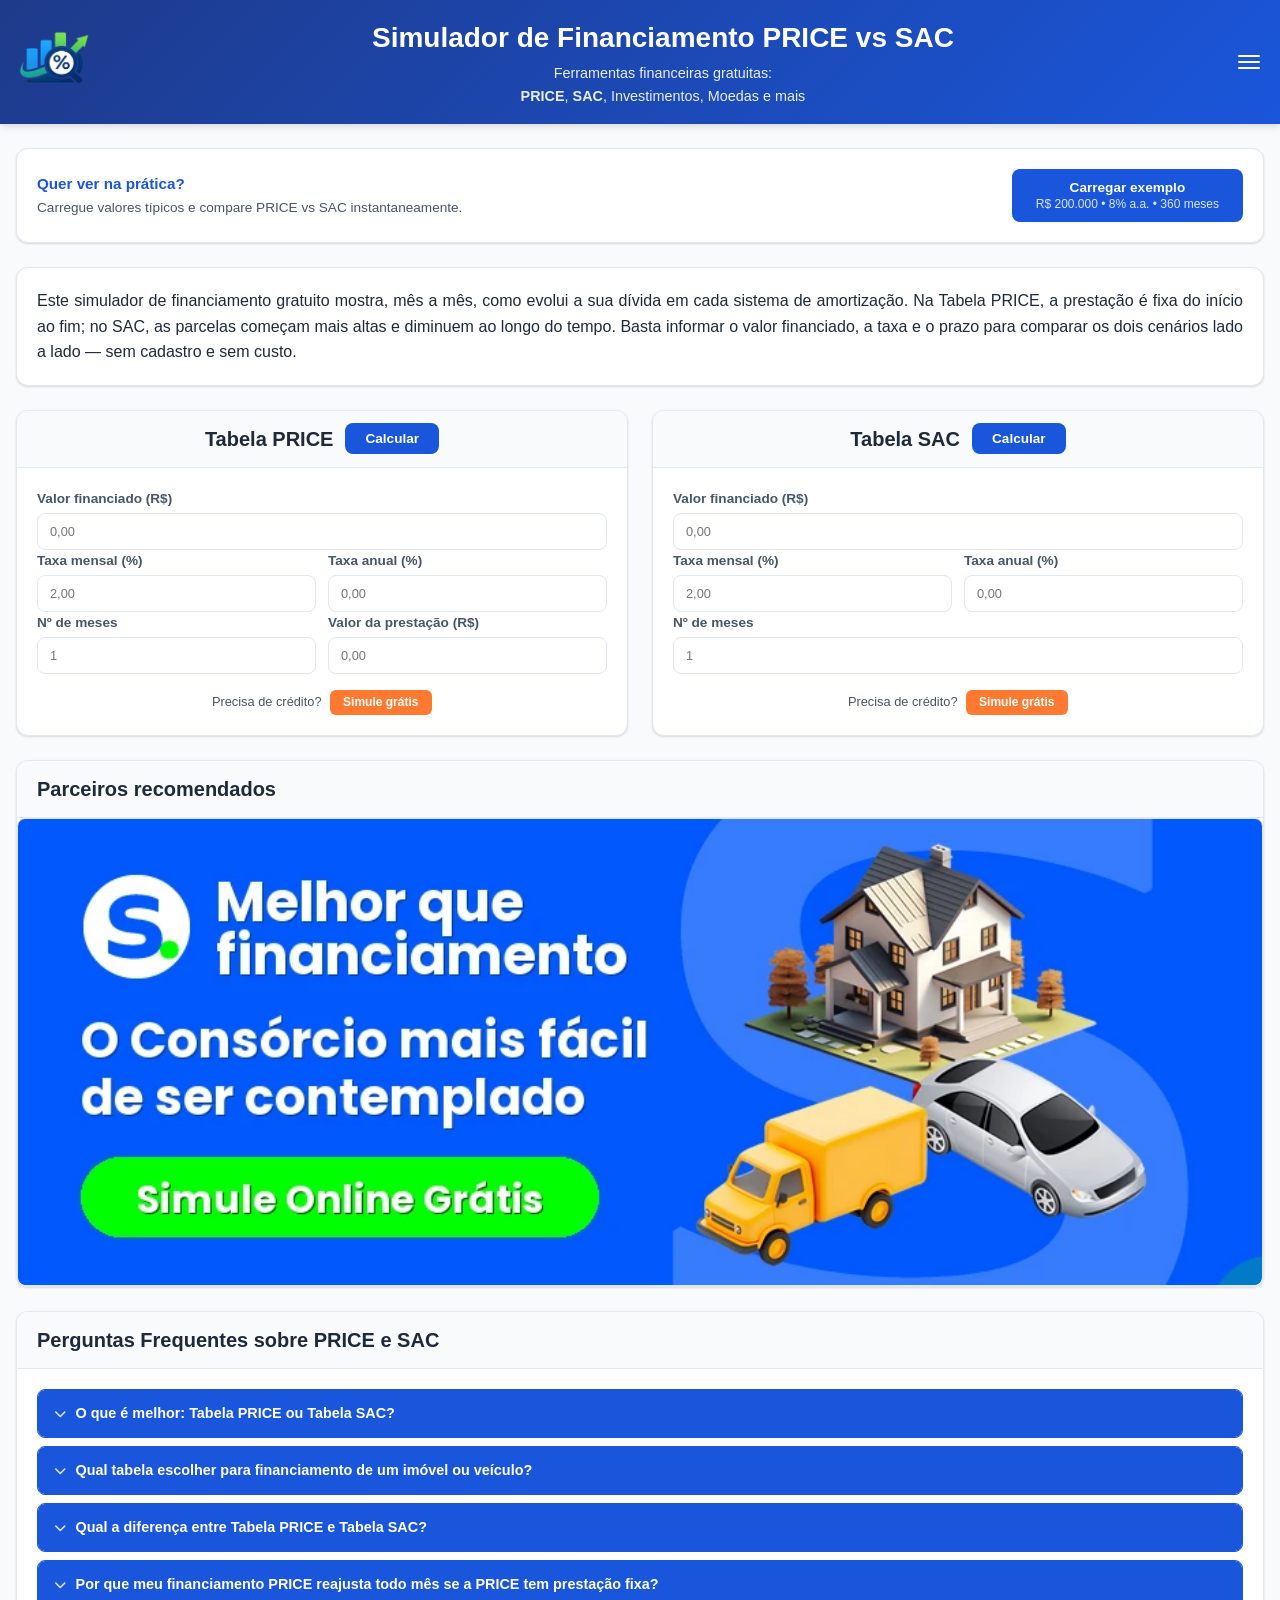
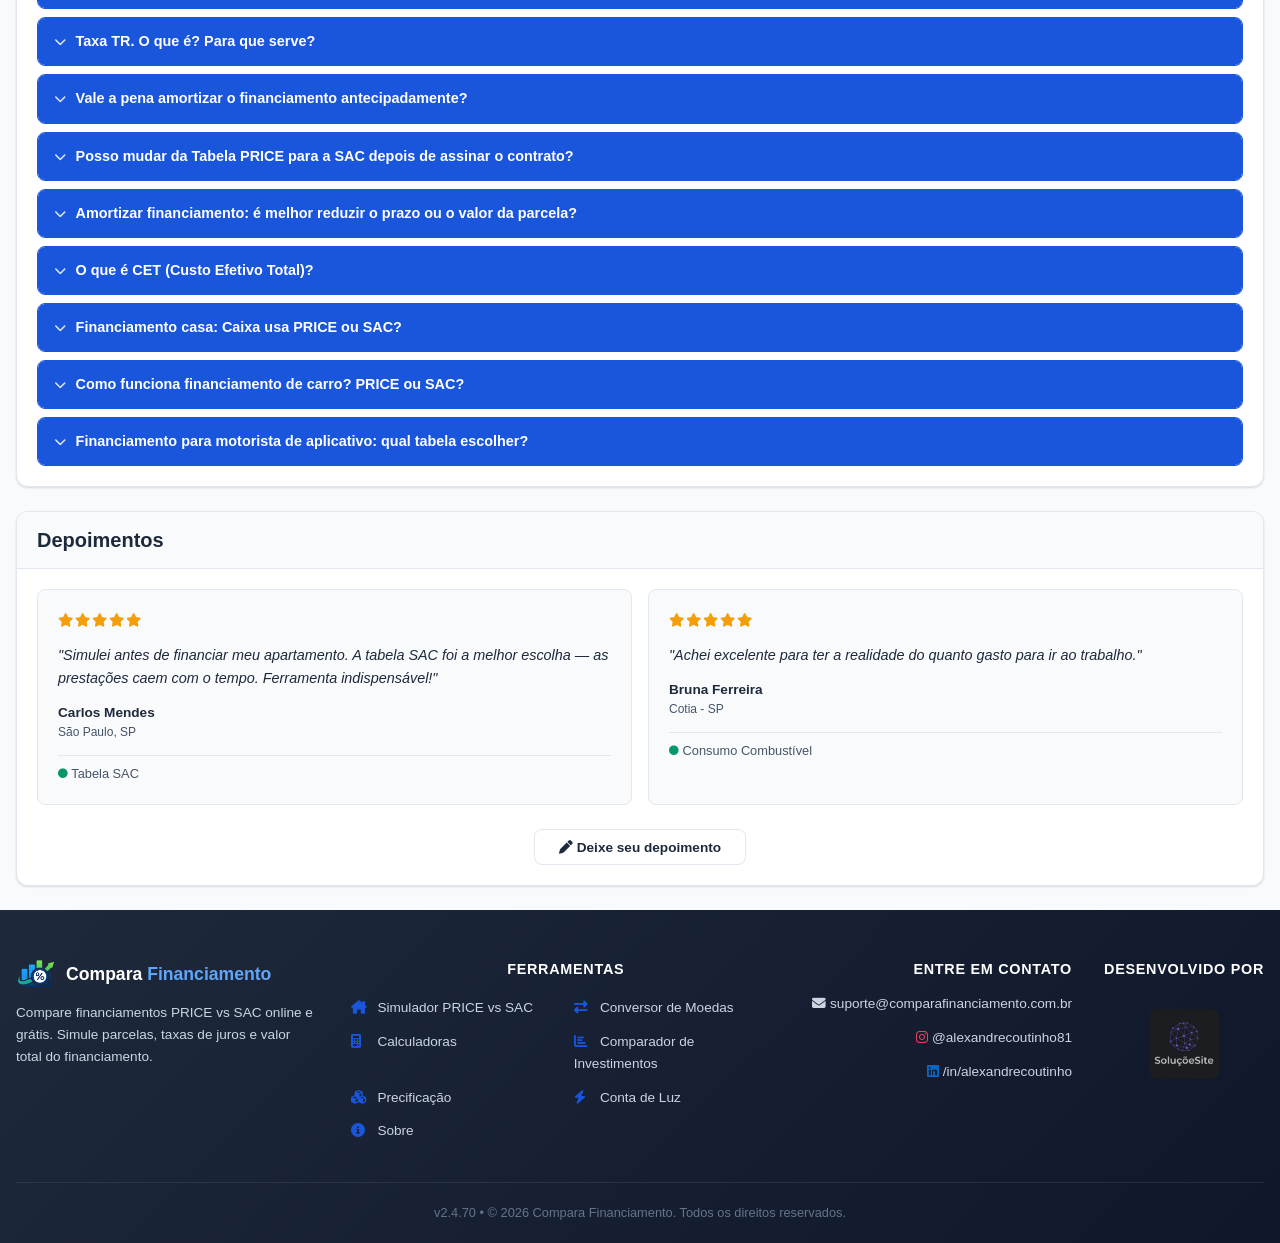
<file: index.html>
<!DOCTYPE html>
<html lang="pt-BR">
<head>
  <meta charset="UTF-8">
  <meta name="viewport" content="width=device-width, initial-scale=1.0">
  <title>Simulador de Financiamento — PRICE vs SAC Grátis</title>
  <meta name="description" content="Simulador de financiamento gratuito. Compare Tabela PRICE vs SAC para casa (Caixa) ou carro. Calcule juros compostos, correção monetária, porcentagem e mais.">
  <meta name="keywords" content="simulador financiamento, calcular financiamento, Tabela PRICE, Tabela SAC, financiamento casa, financiamento carro, Caixa, simulador PRICE SAC, calculadora financeira">
  <meta name="robots" content="index, follow">
  <link rel="canonical" href="https://comparafinanciamento.com.br/">
  <link rel="icon" type="image/png" sizes="48x48" href="img/favicon-48x48.png">
  <link rel="icon" type="image/x-icon" href="favicon.ico">
  <link rel="apple-touch-icon" sizes="180x180" href="img/apple-touch-icon.png">
  <link rel="manifest" href="img/site.webmanifest">

  <meta property="og:title" content="Simulador de Financiamento — PRICE vs SAC Grátis">
  <meta property="og:description" content="Simulador de financiamento gratuito. Compare Tabela PRICE vs SAC para casa (Caixa) ou carro. Calcule juros compostos, correção monetária, porcentagem e mais.">
  <meta property="og:url" content="https://comparafinanciamento.com.br/">
  <meta property="og:type" content="website">
  <meta property="og:locale" content="pt_BR">
  <meta property="og:image" content="https://comparafinanciamento.com.br/img/logo.png">
  <meta property="og:image:alt" content="Simulador de Financiamento PRICE vs SAC Grátis — Compara Financiamento">

  <meta name="twitter:card" content="summary">
  <meta name="twitter:title" content="Simulador de Financiamento — PRICE vs SAC Grátis">
  <meta name="twitter:description" content="Simulador de financiamento gratuito. Compare Tabela PRICE vs SAC para casa (Caixa) ou carro. Calcule juros compostos, correção monetária, porcentagem e mais.">

  <script type="application/ld+json">
  {
    "@context": "https://schema.org",
    "@type": "FAQPage",
    "mainEntity": [
      {
        "@type": "Question",
        "name": "O que é melhor: Tabela PRICE ou Tabela SAC?",
        "acceptedAnswer": {
          "@type": "Answer",
          "text": "Depende do seu perfil. A Tabela PRICE tem prestações fixas do início ao fim, ideal para quem planeja o orçamento com previsibilidade. A Tabela SAC começa com prestações mais altas que diminuem com o tempo, ideal para quem espera aumento de renda ou quer pagar menos juros totais. No final, a SAC quase sempre resulta em menos juros pagos."
        }
      },
      {
        "@type": "Question",
        "name": "Qual tabela escolher para financiamento de um imóvel ou veículo?",
        "acceptedAnswer": {
          "@type": "Answer",
          "text": "A maioria dos bancos brasileiros oferece a Tabela SAC como padrão para financiamento imobiliário, pois o saldo devedor cai mais rápido e os juros totais são menores. A Tabela PRICE é mais comum em financiamentos de veículos e crédito pessoal. Use o simulador para comparar os dois sistemas lado a lado com seus números reais."
        }
      },
      {
        "@type": "Question",
        "name": "Qual a diferença entre Tabela PRICE e Tabela SAC?",
        "acceptedAnswer": {
          "@type": "Answer",
          "text": "A diferença principal está na regra de amortização. Na PRICE, a prestação é fixa: você paga o mesmo valor todo mês, com uma parcela crescente de amortização e decrescente de juros. Na SAC, a amortização é fixa: você paga o mesmo valor de amortização todo mês, e os juros diminuem conforme o saldo cai, resultando em prestações decrescentes."
        }
      },
      {
        "@type": "Question",
        "name": "Vale a pena amortizar o financiamento antecipadamente?",
        "acceptedAnswer": {
          "@type": "Answer",
          "text": "Sim, vale a pena nos dois sistemas. Você pode usar FGTS, 13º salário ou qualquer valor extra para abater o saldo devedor. Por lei (Resolução CMN 4.292) o banco é obrigado a reduzir os juros proporcionalmente. O impacto é maior na SAC, pois o saldo devedor cai mais rápido desde o início. Na PRICE também compensa, mas o efeito é menor nos primeiros anos. Em ambos os casos você pode escolher entre diminuir o valor da parcela ou reduzir o prazo."
        }
      },
      {
        "@type": "Question",
        "name": "Posso mudar da Tabela PRICE para a SAC depois de assinar o contrato?",
        "acceptedAnswer": {
          "@type": "Answer",
          "text": "Não. O sistema de amortização é definido no contrato e não pode ser alterado depois da assinatura. Por isso é essencial simular os dois cenários antes de escolher. A única exceção é fazer a portabilidade de crédito para outro banco, que pode oferecer um novo contrato com o sistema de sua preferência."
        }
      },
      {
        "@type": "Question",
        "name": "Amortizar financiamento: é melhor reduzir o prazo ou o valor da parcela?",
        "acceptedAnswer": {
          "@type": "Answer",
          "text": "Reduzir o prazo mantém o valor da parcela e quita o financiamento mais cedo, economizando mais juros totais. Reduzir a parcela mantém o prazo original com valor mensal menor, liberando fluxo de caixa. Por lei (Resolução CMN 4.292) o banco é obrigado a oferecer as duas opções."
        }
      },
      {
        "@type": "Question",
        "name": "O que é CET (Custo Efetivo Total)?",
        "acceptedAnswer": {
          "@type": "Answer",
          "text": "CET é a sigla para Custo Efetivo Total. Ele representa o custo total de um financiamento ou empréstimo, incluindo não apenas a taxa de juros, mas também taxas administrativas, seguros, IOF e demais encargos cobrados pela instituição financeira. Diferente da taxa de juros isolada, o CET dá uma visão mais realista do quanto você vai pagar de fato. Por lei, os bancos são obrigados a informar o CET antes da contratação. Ao comparar financiamentos, o CET é mais importante que a taxa de juros isolada, pois duas propostas com a mesma taxa podem ter CETs diferentes devido a tarifas e seguros embutidos."
        }
      },
      {
        "@type": "Question",
        "name": "Financiamento casa: Caixa usa PRICE ou SAC?",
        "acceptedAnswer": {
          "@type": "Answer",
          "text": "A Caixa Econômica Federal, maior banco de financiamento imobiliário do Brasil, adota a Tabela SAC como padrão para seus contratos de financiamento da casa própria (SFH/SFI). A SAC é preferida porque o saldo devedor cai mais rapidamente e os juros totais são menores. A Caixa também oferece a Tabela PRICE em algumas linhas específicas, mas a SAC é a mais comum. Use o simulador para comparar os dois sistemas com seus números reais."
        }
      },
      {
        "@type": "Question",
        "name": "Como funciona financiamento de carro? PRICE ou SAC?",
        "acceptedAnswer": {
          "@type": "Answer",
          "text": "O financiamento de veículos no Brasil usa majoritariamente a Tabela PRICE, com prestações fixas mensais. O carro fica como garantia (alienação fiduciária) e a taxa de juros costuma ser pré-fixada. Bancos como C6, Santander, Itaú e Caixa oferecem essa modalidade. A PRICE é mais adequada para veículos porque o prazo é menor (12 a 60 meses) e a previsibilidade da parcela facilita o orçamento mensal. A Tabela SAC também é possível, mas menos comum nesse segmento."
        }
      },
      {
        "@type": "Question",
        "name": "Financiamento para motorista de aplicativo: qual tabela escolher?",
        "acceptedAnswer": {
          "@type": "Answer",
          "text": "Motoristas de aplicativo (Uber, 99, etc.) contam com linhas específicas de financiamento veicular com condições diferenciadas, como entrada reduzida e taxas competitivas. A Tabela PRICE é a mais indicada nesse caso, pois a renda variável mensal se beneficia da previsibilidade das parcelas fixas. Bancos como C6, Santander e Caixa oferecem linhas específicas para motoristas de aplicativo. Use o simulador do site para comparar cenários com seus números reais."
        }
      }
    ]
  }
  </script>

  <script type="application/ld+json">
  {
    "@context": "https://schema.org",
    "@type": "WebApplication",
    "name": "Compara Financiamento",
    "url": "https://comparafinanciamento.com.br/",
    "description": "Plataforma gratuita de ferramentas financeiras: simule PRICE vs SAC, converta moedas, calcule juros compostos, correção monetária, consumo de combustível, compare investimentos e precifique produtos.",
    "applicationCategory": "FinanceApplication",
    "applicationSubCategory": "Financial Calculator Suite",
    "operatingSystem": "Any",
    "browserRequirements": "Requires JavaScript",
    "inLanguage": "pt-BR",
    "featureList": [
      "Simulador Tabela PRICE vs SAC com gráfico interativo",
      "Conversor de moedas atualizado",
      "Calculadora de juros compostos",
      "Correção monetária",
      "Calculadora de porcentagem",
      "Consumo de combustível",
      "Conversor de unidades",
      "Comparador de investimentos",
      "Calculadora de precificação"
    ],
    "image": "https://comparafinanciamento.com.br/img/logo.png",
    "author": {
      "@type": "Organization",
      "name": "Compara Financiamento"
    },
    "offers": {
      "@type": "Offer",
      "price": "0",
      "priceCurrency": "BRL"
    },
    "potentialAction": {
      "@type": "UseAction",
      "target": {
        "@type": "EntryPoint",
        "urlTemplate": "https://comparafinanciamento.com.br/",
        "actionPlatform": [
          "http://schema.org/DesktopWebPlatform",
          "http://schema.org/MobileWebPlatform"
        ]
      },
      "expects": {
        "@type": "PropertyValue",
        "name": "financial inputs",
        "description": "Forneça os dados financeiros (valor, taxa, prazo, moeda, etc.) para utilizar as ferramentas da plataforma."
      }
    }
  }
  </script>
  <link rel="stylesheet" href="https://cdnjs.cloudflare.com/ajax/libs/font-awesome/6.5.1/css/all.min.css">
  <link rel="stylesheet" href="css/styles.min.css">
</head>
<body>
  <a href="#main-content" class="skip-link">Pular para o conteúdo</a>
  <header>
    <div class="header__content">
      <div class="header__brand">
        <a href="/" aria-label="Página inicial"><img src="img/logo.webp" alt="Compara Financiamento" class="header__logo" width="316" height="250" fetchpriority="high"></a>
        <div class="header__brand-text">
          <h1>Simulador de Financiamento PRICE vs SAC</h1>
          <p>Ferramentas financeiras gratuitas:<br class="mobile-break"> <strong>PRICE</strong>, <strong>SAC</strong>, Investimentos, Moedas e mais</p>
        </div>
      </div>
      <button class="header__hamburger" id="btn-hamburger" aria-label="Menu" aria-expanded="false">
        <span></span><span></span><span></span>
      </button>
      <nav class="header__nav" id="header-nav">
        <a href="sobre">Sobre</a>
        <a href="#price">Price e Sac</a>
        <a href="conversor-moedas">Conversor Moeda</a>
        <a href="calculadoras#taxa">Conversor de taxa de juros</a>
        <a href="calculadoras#correcao">Correção monetária</a>
        <a href="calculadoras#porcentagem">Porcentagem</a>
        <a href="calculadoras#juros-compostos">Juros compostos</a>
        <a href="calculadoras#consumo">Consumo de combustível</a>
        <a href="calculadoras#unidades">Conversor de unidades</a>
        <a href="calculadora-precificacao">Precificação</a>
        <a href="calculadora-conta-de-luz">Conta de Luz</a>
        <a href="comparador-investimentos">Investimentos</a>
        <a href="#depoimentos">Depoimentos</a>
      </nav>
    </div>
  </header>

  <main id="main-content">
    <div class="card card-visao-rapida">
      <div class="card-body card-visao-rapida__body">
        <div class="card-visao-rapida__texto">
          <strong>Quer ver na prática?</strong>
          <span>Carregue valores típicos e compare PRICE vs SAC instantaneamente.</span>
        </div>
        <button class="btn-visao-rapida" id="btn-visao-rapida">
          Carregar exemplo <small>R$ 200.000 • 8% a.a. • 360 meses</small>
        </button>
      </div>
    </div>

    <!-- Introdução -->
    <section class="card" aria-label="Sobre o simulador">
      <div class="card-body">
        <p>Este simulador de financiamento gratuito mostra, mês a mês, como evolui a sua dívida em cada sistema de amortização. Na Tabela PRICE, a prestação é fixa do início ao fim; no SAC, as parcelas começam mais altas e diminuem ao longo do tempo. Basta informar o valor financiado, a taxa e o prazo para comparar os dois cenários lado a lado — sem cadastro e sem custo.</p>
      </div>
    </section>

    <!-- Tabela PRICE -->
    <div class="card" id="price" data-cenario="price">
      <div class="card-header">
        <div class="card-header__inner">
          <h2>Tabela PRICE</h2>
          <button class="btn-calcular">Calcular</button>
        </div>
      </div>
      <div class="card-body">
        <div class="campo">
          <label for="price-pv">Valor financiado (R$)</label>
          <input type="text" id="price-pv" class="moeda" placeholder="0,00" inputmode="decimal">
        </div>
        <div class="rate-row">
          <div class="campo">
            <label for="price-i">Taxa mensal (%)</label>
            <input type="text" id="price-i" class="porcentagem" placeholder="2,00" inputmode="decimal">
          </div>
          <div class="campo">
            <label for="price-i-anual">Taxa anual (%)</label>
            <input type="text" id="price-i-anual" class="porcentagem" placeholder="0,00" inputmode="decimal">
          </div>
        </div>
        <div class="rate-row">
          <div class="campo">
            <label for="price-n">Nº de meses</label>
            <input type="text" id="price-n" class="numero" placeholder="1" inputmode="numeric">
          </div>
          <div class="campo">
            <label for="price-pmt">Valor da prestação (R$)</label>
            <input type="text" id="price-pmt" class="moeda" placeholder="0,00" inputmode="decimal">
          </div>
        </div>

        <div class="sticky-summary" id="resumo-price" aria-live="polite" hidden></div>
        <div class="resultado" id="resultado-price" aria-live="polite" hidden>
          <div class="tabela-wrapper">
            <table id="tabela-price"></table>
          </div>
          <div class="acoes">
            <button class="btn-pdf">PDF</button>
            <button class="btn-copiar">Copiar tabela</button>
          </div>
        </div>
        <div class="card-banner">
          <span class="card-banner__texto">Precisa de crédito?</span>
          <button class="card-banner__btn btn-lead" data-cenario="price">Simule grátis</button>
        </div>
      </div>
    </div>

    <!-- Tabela SAC -->
    <div class="card" id="sac" data-cenario="sac">
      <div class="card-header">
        <div class="card-header__inner">
          <h2>Tabela SAC</h2>
          <button class="btn-calcular">Calcular</button>
        </div>
      </div>
      <div class="card-body">
        <div class="campo">
          <label for="sac-pv">Valor financiado (R$)</label>
          <input type="text" id="sac-pv" class="moeda" placeholder="0,00" inputmode="decimal">
        </div>
        <div class="rate-row">
          <div class="campo">
            <label for="sac-i">Taxa mensal (%)</label>
            <input type="text" id="sac-i" class="porcentagem" placeholder="2,00" inputmode="decimal">
          </div>
          <div class="campo">
            <label for="sac-i-anual">Taxa anual (%)</label>
            <input type="text" id="sac-i-anual" class="porcentagem" placeholder="0,00" inputmode="decimal">
          </div>
        </div>
        <div class="campo">
          <label for="sac-n">Nº de meses</label>
          <input type="text" id="sac-n" class="numero" placeholder="1" inputmode="numeric">
        </div>

        <div class="sticky-summary" id="resumo-sac" aria-live="polite" hidden></div>
        <div class="resultado" id="resultado-sac" aria-live="polite" hidden>
          <div class="tabela-wrapper">
            <table id="tabela-sac"></table>
          </div>
          <div class="acoes">
            <button class="btn-pdf">PDF</button>
            <button class="btn-copiar">Copiar tabela</button>
          </div>
        </div>
        <div class="card-banner">
          <span class="card-banner__texto">Precisa de crédito?</span>
          <button class="card-banner__btn btn-lead" data-cenario="sac">Simule grátis</button>
        </div>
      </div>
    </div>
    <!-- Comparativo -->
    <div class="card card-comparativo" id="card-comparativo" hidden>
      <div class="card-header">
        <h2>Comparativo Tabela PRICE × Tabela SAC</h2>
      </div>
      <div class="card-body">
        <div class="grafico-wrapper grafico-wrapper--comparativo">
          <canvas id="grafico-comparativo"></canvas>
        </div>
      </div>
    </div>
  <!-- Parceiros recomendados -->
  <section class="card card-parceiros" id="parceiros-recomendados" aria-labelledby="parceiros-title" hidden>
    <div class="card-header">
      <h2 id="parceiros-title">Parceiros recomendados</h2>
    </div>
    <div class="card-body">
      <div class="parceiros-grid" id="parceiros-grid"></div>
    </div>
  </section>
  <!-- FAQ -->
  <section class="card card-faq" id="faq" aria-label="Perguntas frequentes sobre Tabela PRICE e SAC">
    <div class="card-header">
      <h2>Perguntas Frequentes sobre PRICE e SAC</h2>
    </div>
    <div class="card-body faq-list">
      <details class="faq-item" name="faq">
        <summary>O que é melhor: Tabela PRICE ou Tabela SAC?</summary>
        <p>Depende do seu perfil. A Tabela <strong style="color:#1a56db">PRICE</strong> tem prestações fixas do início ao fim — ideal para quem planeja o orçamento com previsibilidade. A Tabela <strong style="color:#059669">SAC</strong> começa com prestações mais altas, que diminuem com o tempo — ideal para quem espera aumento de renda ou quer pagar menos juros totais. No final, a <strong style="color:#059669">SAC</strong> quase sempre resulta em menos juros pagos.</p>
      </details>
      <details class="faq-item" name="faq">
        <summary>Qual tabela escolher para financiamento de um imóvel ou veículo?</summary>
        <p>A maioria dos bancos brasileiros oferece a Tabela <strong style="color:#059669">SAC</strong> como padrão para financiamento imobiliário, pois o saldo devedor cai mais rápido e os juros totais são menores. A Tabela <strong style="color:#1a56db">PRICE</strong> é mais comum em financiamentos de veículos e crédito pessoal. Use o simulador acima para comparar os dois sistemas lado a lado com seus números reais.</p>
      </details>
      <details class="faq-item" name="faq">
        <summary>Qual a diferença entre Tabela PRICE e Tabela SAC?</summary>
        <p>A diferença principal está na regra de amortização. Na <strong style="color:#1a56db">PRICE</strong>, a prestação é fixa: você paga o mesmo valor todo mês, com uma parcela crescente de amortização e decrescente de juros. Na <strong style="color:#059669">SAC</strong>, a amortização é fixa: você paga o mesmo valor de amortização todo mês, e os juros diminuem conforme o saldo cai — resultando em prestações decrescentes.</p>
      </details>
      <details class="faq-item" name="faq">
        <summary>Por que meu financiamento PRICE reajusta todo mês se a PRICE tem prestação fixa?</summary>
        <p>A Tabela PRICE clássica tem prestação fixa porque a taxa de juros é congelada no contrato. Muitos contratos, porém, usam a <strong style="color:#1a56db">fórmula PRICE</strong> apenas para calcular a amortização, mas a taxa de juros é reajustada periodicamente (por indexador ou negociação). A cada reajuste, uma nova tabela é recalculada com o saldo devedor atual e a nova taxa — gerando uma parcela diferente. Atenção: essa prática é comum em <strong>crédito consignado, CDC e financiamento de veículos</strong>. Em financiamento <strong>imobiliário</strong> (SFH/SFI) o padrão é SAC com taxa fixa ou PRICE com juros fixos — o reajuste periódico da taxa é raro.</p>
      </details>
      <details class="faq-item" name="faq">
        <summary>Taxa TR. O que é? Para que serve?</summary>
        <p>A Taxa Referencial (TR) é uma taxa de juros de referência calculada diariamente pelo Banco Central do Brasil. A regra é, sempre que a taxa Selic ficar abaixo de 8,5% ao ano, o cálculo oficial da TR resultará em zero. A TR serve principalmente para atualizar e corrigir os valores de contratos de longo prazo.</p>
      </details>
      <details class="faq-item" name="faq">
        <summary>Vale a pena amortizar o financiamento antecipadamente?</summary>
        <p>Sim, vale a pena nos dois sistemas. Você pode usar FGTS, 13º salário ou qualquer valor extra para abater o saldo devedor — e por lei (Resolução CMN 4.292) o banco é obrigado a reduzir os juros proporcionalmente. O impacto é maior na <strong style="color:#059669">SAC</strong>, pois o saldo devedor cai mais rápido desde o início, potencializando a economia de juros futuros. Na <strong style="color:#1a56db">PRICE</strong> também compensa, mas o efeito é menor nos primeiros anos porque a amortização do principal é mais lenta. Em ambos os casos você pode escolher entre diminuir o valor da parcela ou reduzir o prazo do financiamento.</p>
      </details>
      <details class="faq-item" name="faq">
        <summary>Posso mudar da Tabela PRICE para a SAC depois de assinar o contrato?</summary>
        <p>Não. O sistema de amortização é definido no contrato e não pode ser alterado depois da assinatura. Por isso é essencial simular os dois cenários antes de escolher. A única exceção é fazer a portabilidade de crédito para outro banco, que pode oferecer um novo contrato com o sistema de sua preferência.</p>
      </details>
      <details class="faq-item" name="faq">
        <summary>Amortizar financiamento: é melhor reduzir o prazo ou o valor da parcela?</summary>
        <p><strong>Reduzir o prazo</strong> — você mantém o valor da parcela e quita o financiamento mais cedo. É a opção que mais economiza juros totais, pois o saldo devedor é abatido em menos tempo.</p>
        <p><strong>Reduzir a parcela</strong> — você mantém o prazo original, mas o valor mensal diminui. A economia de juros é menor, mas libera fluxo de caixa no orçamento.</p>
        <p>Por lei (Resolução CMN 4.292) o banco é obrigado a oferecer as duas opções. Use o simulador acima para comparar os dois cenários com seus números reais.</p>
      </details>
      <details class="faq-item" name="faq">
        <summary>O que é CET (Custo Efetivo Total)?</summary>
        <p><strong>CET</strong> é a sigla para <strong>Custo Efetivo Total</strong>. Ele representa o custo total de um financiamento ou empréstimo, incluindo não apenas a taxa de juros, mas também taxas administrativas, seguros, IOF e demais encargos cobrados pela instituição financeira.</p>
        <p>Diferente da taxa de juros isolada, o CET dá uma visão mais realista do quanto você vai pagar de fato. Por lei, os bancos são obrigados a informar o CET antes da contratação.</p>
        <p>Ao comparar financiamentos, o CET é mais importante que a taxa de juros isolada, pois duas propostas com a mesma taxa podem ter CETs diferentes devido a tarifas e seguros embutidos.</p>
      </details>
      <details class="faq-item" name="faq">
        <summary>Financiamento casa: Caixa usa PRICE ou SAC?</summary>
        <p>A <strong>Caixa Econômica Federal</strong>, maior banco de financiamento imobiliário do Brasil, adota a <strong>Tabela SAC</strong> como padrão para seus contratos de financiamento da casa própria (SFH/SFI). A SAC é preferida porque o saldo devedor cai mais rapidamente e os juros totais são menores.</p>
        <p>A Caixa também oferece a <strong>Tabela PRICE</strong> em algumas linhas específicas, mas a SAC é a mais comum. Use o <a href="/">simulador</a> para comparar os dois sistemas com seus números reais antes de contratar.</p>
      </details>
      <details class="faq-item" name="faq">
        <summary>Como funciona financiamento de carro? PRICE ou SAC?</summary>
        <p>O financiamento de veículos no Brasil usa majoritariamente a <strong>Tabela PRICE</strong>, com prestações fixas mensais. O carro fica como garantia (alienação fiduciária) e a taxa de juros costuma ser pré-fixada. Bancos como <strong>C6</strong>, <strong>Santander</strong>, <strong>Itaú</strong> e <strong>Caixa</strong> oferecem essa modalidade.</p>
        <p>A PRICE é mais adequada para veículos porque o prazo é menor (12 a 60 meses) e a previsibilidade da parcela facilita o orçamento mensal. A <strong>Tabela SAC</strong> também é possível, mas menos comum nesse segmento.</p>
      </details>
      <details class="faq-item" name="faq">
        <summary>Financiamento para motorista de aplicativo: qual tabela escolher?</summary>
        <p>Motoristas de aplicativo (Uber, 99, etc.) contam com linhas específicas de financiamento veicular com condições diferenciadas, como <strong>entrada reduzida</strong> e taxas competitivas. A <strong>Tabela PRICE</strong> é a mais indicada nesse caso, pois a renda variável mensal se beneficia da previsibilidade das parcelas fixas.</p>
        <p>Bancos como <strong>C6</strong>, <strong>Santander</strong> e <strong>Caixa</strong> oferecem linhas específicas para motoristas de aplicativo. Use o <a href="/">simulador</a> para comparar cenários com seus números reais.</p>
      </details>
    </div>
  </section>

  <!-- Depoimentos -->
  <section class="card card-depoimentos" id="depoimentos" aria-label="Depoimentos">
    <div class="card-header">
      <h2>Depoimentos</h2>
    </div>
    <div class="card-body">
      <div class="depoimentos-grid" id="depoimentos-grid">
        <div class="depoimento-card">
          <div class="depoimento__stars"><i class="fas fa-star"></i><i class="fas fa-star"></i><i class="fas fa-star"></i><i class="fas fa-star"></i><i class="fas fa-star"></i></div>
          <blockquote class="depoimento__texto">"Simulei antes de financiar meu apartamento. A tabela SAC foi a melhor escolha — as prestações caem com o tempo. Ferramenta indispensável!"</blockquote>
          <div class="depoimento__autor"><strong>Carlos Mendes</strong><span>São Paulo, SP</span></div>
          <div class="depoimento__economia"><i class="fas fa-circle" style="color:#059669"></i> Tabela SAC</div>
        </div>
        <div class="depoimento-card">
          <div class="depoimento__stars"><i class="fas fa-star"></i><i class="fas fa-star"></i><i class="fas fa-star"></i><i class="fas fa-star"></i><i class="fas fa-star"></i></div>
          <blockquote class="depoimento__texto">"Achei excelente para ter a realidade do quanto gasto para ir ao trabalho."</blockquote>
          <div class="depoimento__autor"><strong>Bruna Ferreira</strong><span>Cotia - SP</span></div>
          <div class="depoimento__economia"><i class="fas fa-circle" style="color:#059669"></i> Consumo Combustível</div>
        </div>
      </div>
      <div class="depoimentos-cta">
        <button class="btn-depoimento" id="btn-abrir-depoimento"><i class="fas fa-pen"></i> Deixe seu depoimento</button>
      </div>
    </div>
  </section>
  </main>

  <!-- Modal depoimento -->
  <div class="modal-overlay" id="modal-depoimento" hidden>
    <div class="modal">
      <button class="modal__close" id="btn-fechar-depoimento" aria-label="Fechar">&times;</button>
      <h3>Deixe seu depoimento</h3>
      <p class="modal__sub">Compartilhe sua experiência conosco.</p>
      <form id="form-depoimento">
        <label>
          Avaliação
          <div class="star-rating" id="star-rating">
            <i class="fas fa-star" data-value="1"></i>
            <i class="fas fa-star" data-value="2"></i>
            <i class="fas fa-star" data-value="3"></i>
            <i class="fas fa-star" data-value="4"></i>
            <i class="fas fa-star" data-value="5"></i>
          </div>
          <input type="hidden" name="estrelas" id="dep-estrelas" value="5">
        </label>
        <label for="dep-nome">Nome *<input type="text" id="dep-nome" name="nome" required></label>
        <label for="dep-cidade">Cidade <input type="text" id="dep-cidade" name="cidade" placeholder="Ex: São Paulo, SP"></label>
        <label for="dep-sistema">Sistema utilizado
          <select id="dep-sistema" name="sistema">
            <option value="">Selecione</option>
            <option value="PRICE">Price</option>
            <option value="SAC">Sac</option>
            <option value="Conversor Moeda">Conversor Moeda</option>
            <option value="Conversor Taxa Juros">Conversor Taxa Juros</option>
            <option value="Correção Monetária">Correção Monetária</option>
            <option value="Porcentagem">Porcentagem</option>
            <option value="Juros Compostos">Juros Compostos</option>
            <option value="Consumo Combustível">Consumo Combustível</option>
            <option value="Conversor Unidades">Conversor Unidades</option>
            <option value="Investimentos">Investimentos</option>
            <option value="Precificação">Precificação</option>
            <option value="Conta de Luz">Conta de Luz</option>
          </select>
        </label>
        <label for="dep-mensagem">Seu depoimento *<textarea id="dep-mensagem" name="mensagem" rows="4" required placeholder="Conte como o simulador ajudou você..."></textarea></label>
        <button type="submit" class="modal__submit">Enviar depoimento</button>
        <p class="lgpd-notice">Seu depoimento poderá aparecer no site após moderação.</p>
      </form>
    </div>
  </div>

  <!-- Lead form modal -->
  <div class="modal-overlay" id="modal-lead" hidden>
    <div class="modal">
      <button class="modal__close" id="btn-fechar-lead" aria-label="Fechar">&times;</button>
      <h3>Simular Grátis</h3>
      <p class="modal__sub">Preencha seus dados que entraremos em contato.</p>
      <form id="form-lead">
        <label for="lead-nome">Nome *<input type="text" id="lead-nome" name="nome" required></label>
        <label for="lead-telefone">Telefone (WhatsApp) *<input type="tel" id="lead-telefone" name="telefone" required></label>
        <label for="lead-tipo">Tipo
          <select id="lead-tipo" name="tipo">
            <option value="">Selecione</option>
            <option value="Casa">Casa</option>
            <option value="Terreno">Terreno</option>
            <option value="Carro">Carro</option>
            <option value="Moto">Moto</option>
            <option value="Crédito Pessoal">Crédito Pessoal</option>
            <option value="Outro">Outro</option>
          </select>
        </label>
        <label for="lead-valor">Valor desejado <input type="text" id="lead-valor" name="valor" placeholder="R$ 0,00"></label>
        <label for="lead-mensagem">Mensagem (opcional)<textarea id="lead-mensagem" name="mensagem" rows="3"></textarea></label>
        <button type="submit" class="modal__submit">Enviar</button>
        <p class="lgpd-notice">Seus dados estão protegidos conforme a Lei Geral de Proteção de Dados (LGPD) e serão usados apenas para esta simulação.</p>
      </form>
    </div>
  </div>

  <footer class="footer">
    <div class="footer__content">
      <div class="footer__brand">
        <div class="footer__logo">
          <img src="img/logo.webp" alt="Compara Financiamento" class="footer__logo-img" width="316" height="250" loading="lazy">
          <span>Compara <span>Financiamento</span></span>
        </div>
        <p class="footer__desc">Compare financiamentos PRICE vs SAC online e grátis. Simule parcelas, taxas de juros e valor total do financiamento.</p>
      </div>
      <div class="footer__info">
        <h4>FERRAMENTAS</h4>
        <ul>
          <li><a href="/" style="color:#cbd5e1;text-decoration:none"><i class="fas fa-house-chimney"></i> Simulador PRICE vs SAC</a></li>
          <li><a href="conversor-moedas" style="color:#cbd5e1;text-decoration:none"><i class="fas fa-exchange-alt"></i> Conversor de Moedas</a></li>
          <li><a href="calculadoras" style="color:#cbd5e1;text-decoration:none"><i class="fas fa-calculator"></i> Calculadoras</a></li>
          <li><a href="comparador-investimentos" style="color:#cbd5e1;text-decoration:none"><i class="fas fa-chart-bar"></i> Comparador de Investimentos</a></li>
          <li><a href="calculadora-precificacao" style="color:#cbd5e1;text-decoration:none"><i class="fas fa-cubes"></i> Precificação</a></li>
          <li><a href="calculadora-conta-de-luz" style="color:#cbd5e1;text-decoration:none"><i class="fas fa-bolt"></i> Conta de Luz</a></li>
          <li><a href="sobre" style="color:#cbd5e1;text-decoration:none"><i class="fas fa-info-circle"></i> Sobre</a></li>
        </ul>
      </div>
      <div class="footer__afiliado">
        <h4>ENTRE EM CONTATO</h4>
        <p class="footer__email"><a href="mailto:suporte@comparafinanciamento.com.br" data-cfemail="false"><i class="fas fa-envelope"></i> suporte@comparafinanciamento.com.br</a></p>
        <p class="footer__email"><a href="https://www.instagram.com/alexandrecoutinho81/" target="_blank" rel="noopener noreferrer"><i class="fab fa-instagram"></i> @alexandrecoutinho81</a></p>
        <p class="footer__email"><a href="https://www.linkedin.com/in/alexandrecoutinho/" target="_blank" rel="noopener noreferrer"><i class="fab fa-linkedin"></i> /in/alexandrecoutinho</a></p>
      </div>
      <div class="footer__dev">
        <h4>Desenvolvido por</h4>
        <a href="https://solucoesite.com.br/" target="_blank" rel="noopener noreferrer">
          <img src="img/Preview.webp" alt="SoluçõeSite" class="footer__dev-logo" width="200" height="200" loading="lazy">
        </a>
      </div>
    </div>
    <div class="footer__bottom">
      <p>v2.4.70 • &copy; 2026 Compara Financiamento. Todos os direitos reservados.</p>
    </div>
  </footer>

  <script src="js/utils.min.js" defer></script>
  <script src="js/partners.config.js" defer></script>
  <script src="js/partners.min.js" defer></script>
  <script src="js/script.min.js" defer></script>
</body>
</html>
</file>
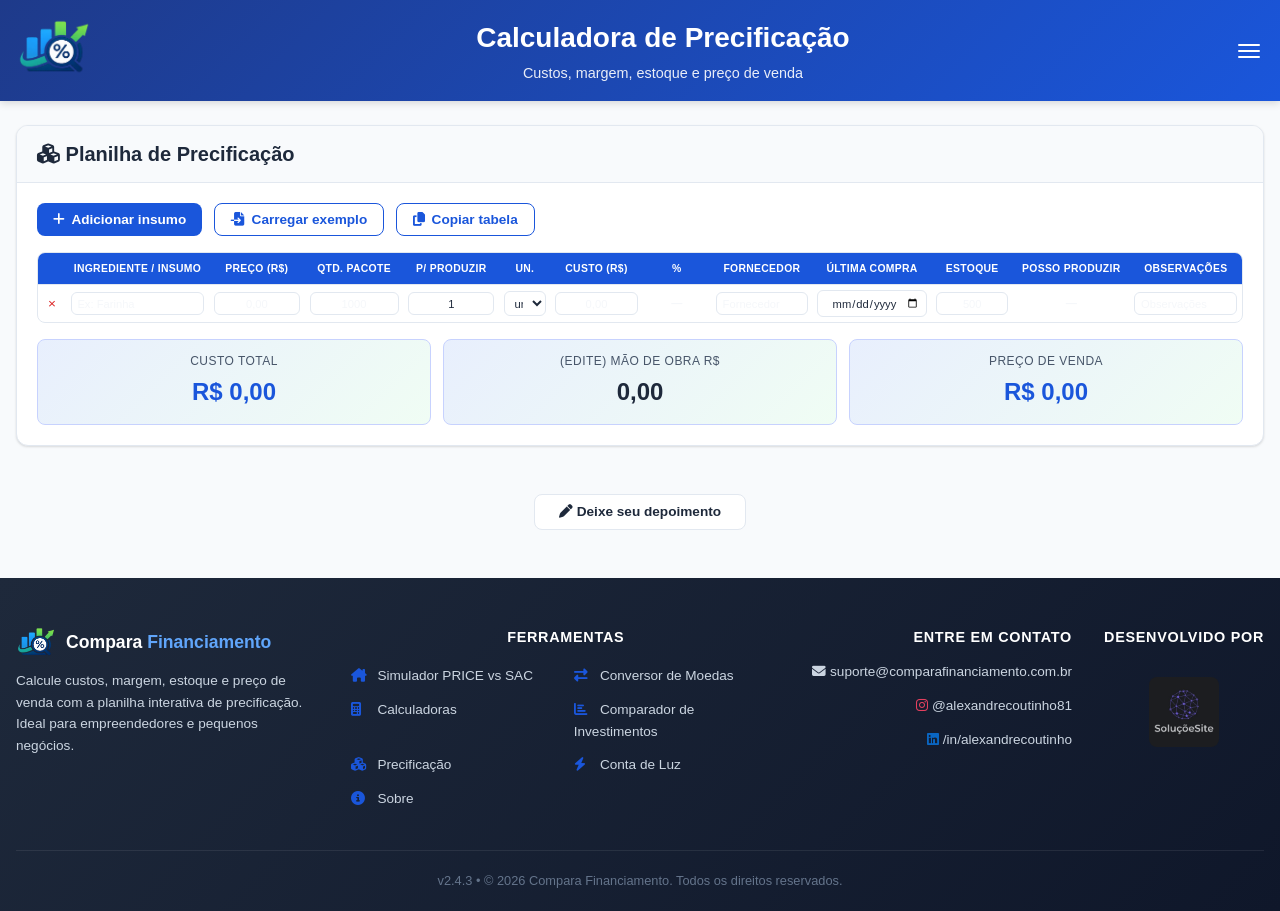
<file: calculadora-precificacao.html>
<!DOCTYPE html>
<html lang="pt-BR">
<head>
  <meta charset="UTF-8">
  <meta name="viewport" content="width=device-width, initial-scale=1.0">
  <title>Calculadora de Precificação — Custos e Preço de Venda</title>
  <meta name="description" content="Calcule o preço de venda ideal dos seus produtos: planilha de precificação com custo unitário, markup e margem de lucro para empreendedores.">
  <meta name="keywords" content="calculadora de precificação, calcular preço de venda, markup, margem de lucro, custo unitário, planilha de custos, formação de preço">
  <meta name="robots" content="index, follow">
  <link rel="canonical" href="https://comparafinanciamento.com.br/calculadora-precificacao">
  <link rel="icon" type="image/png" sizes="48x48" href="img/favicon-48x48.png">
  <link rel="icon" type="image/x-icon" href="favicon.ico">
  <link rel="apple-touch-icon" sizes="180x180" href="img/apple-touch-icon.png">
  <link rel="manifest" href="img/site.webmanifest">

  <meta property="og:title" content="Calculadora de Precificação — Custos e Preço de Venda">
  <meta property="og:description" content="Calcule custos e preço de venda com planilha interativa. Perfeito para empreendedores que querem precificar seus produtos corretamente.">
  <meta property="og:url" content="https://comparafinanciamento.com.br/calculadora-precificacao">
  <meta property="og:type" content="website">
  <meta property="og:locale" content="pt_BR">
  <meta property="og:image" content="https://comparafinanciamento.com.br/img/logo.png">
  <meta property="og:image:alt" content="Calculadora de Precificação — Compara Financiamento">

  <meta name="twitter:card" content="summary">
  <meta name="twitter:title" content="Calculadora de Precificação — Custos e Preço de Venda">
  <meta name="twitter:description" content="Calcule custos e preço de venda com planilha interativa grátis.">

  <script type="application/ld+json">
  {
    "@context": "https://schema.org",
    "@type": "WebApplication",
    "name": "Calculadora de Precificação",
    "url": "https://comparafinanciamento.com.br/calculadora-precificacao",
    "description": "Planilha interativa para calcular custo unitário, margem de lucro e preço de venda de produtos. Ideal para empreendedores e pequenos negócios.",
    "applicationCategory": "FinanceApplication",
    "operatingSystem": "Any",
    "browserRequirements": "Requires JavaScript",
    "inLanguage": "pt-BR",
    "featureList": [
      "Tabela dinâmica de ingredientes/insumos com cálculo automático de custo",
      "Cálculo do percentual de cada insumo sobre o custo total",
      "Margem de lucro e preço de venda automáticos",
      "Botão para copiar a tabela"
    ],
    "image": "https://comparafinanciamento.com.br/img/logo.png",
    "author": {
      "@type": "Organization",
      "name": "Compara Financiamento"
    },
    "offers": {
      "@type": "Offer",
      "price": "0",
      "priceCurrency": "BRL"
    }
  }
  </script>

  <link rel="stylesheet" href="https://cdnjs.cloudflare.com/ajax/libs/font-awesome/6.5.1/css/all.min.css">
  <link rel="stylesheet" href="css/styles.min.css">
  <link rel="stylesheet" href="css/calculadora-precificacao.min.css">
</head>
<body>
  <a href="#main-content" class="skip-link">Pular para o conteúdo</a>
  <header>
    <div class="header__content">
      <div class="header__brand">
        <a href="/" aria-label="Página inicial"><img src="img/logo.webp" alt="Compara Financiamento" class="header__logo" width="316" height="250" fetchpriority="high"></a>
        <div class="header__brand-text">
          <h1>Calculadora de Precificação</h1>
          <p>Custos, margem, estoque e preço de venda</p>
        </div>
      </div>
      <button class="header__hamburger" id="btn-hamburger" aria-label="Menu" aria-expanded="false">
        <span></span><span></span><span></span>
      </button>
      <nav class="header__nav" id="header-nav">
        <a href="sobre">Sobre</a>
        <a href="/#price">Price e Sac</a>
        <a href="conversor-moedas">Conversor Moeda</a>
        <a href="calculadoras#taxa">Conversor de taxa de juros</a>
        <a href="calculadoras#correcao">Correção monetária</a>
        <a href="calculadoras#porcentagem">Porcentagem</a>
        <a href="calculadoras#juros-compostos">Juros compostos</a>
        <a href="calculadoras#consumo">Consumo de combustível</a>
        <a href="calculadoras#unidades">Conversor de unidades</a>
        <a href="calculadora-precificacao" class="nav--active">Precificação</a>
        <a href="calculadora-conta-de-luz">Conta de Luz</a>
        <a href="comparador-investimentos">Investimentos</a>
        <a href="/#depoimentos">Depoimentos</a>
      </nav>
    </div>
  </header>

  <main id="main-content" class="prec-main">
    <div class="card prec-card">
      <div class="card-header">
        <h2><i class="fas fa-cubes"></i> Planilha de Precificação</h2>
      </div>
      <div class="card-body">
        <div class="prec-toolbar">
          <button class="btn-prec" id="btn-add-row"><i class="fas fa-plus"></i> Adicionar insumo</button>
          <button class="btn-prec btn-prec--outline" id="btn-exemplo"><i class="fas fa-file-import"></i> Carregar exemplo</button>
          <button class="btn-prec btn-prec--outline" id="btn-copy-table"><i class="fas fa-copy"></i> Copiar tabela</button>
        </div>

        <div class="prec-tabela-wrapper">
          <table class="prec-tabela" id="prec-tabela">
            <thead>
              <tr>
                <th class="col-acao"></th>
                <th class="col-insumo">Ingrediente / Insumo</th>
                <th class="col-preco">Preço (R$)</th>
                <th class="col-qtd-pacote">Qtd. Pacote</th>
                <th class="col-produzir-qtd">P/ Produzir</th>
                <th class="col-produzir-un">Un.</th>
                <th class="col-custo">Custo (R$)</th>
                <th class="col-pct">%</th>
                <th class="col-fornecedor">Fornecedor</th>
                <th class="col-data">Última Compra</th>
                <th class="col-estoque">Estoque</th>
                <th class="col-posso-produzir">Posso Produzir</th>
                <th class="col-obs">Observações</th>
              </tr>
            </thead>
            <tbody id="prec-tbody">
            </tbody>
          </table>
        </div>

        <div class="prec-copy-mobile">
          <button class="btn-prec btn-prec--outline" id="btn-copy-table-mobile"><i class="fas fa-copy"></i> Copiar tabela</button>
        </div>

        <div class="prec-resumo" id="prec-resumo">
          <div class="prec-resumo__item prec-resumo__item--destaque">
            <span class="prec-resumo__rotulo">Custo Total</span>
            <span class="prec-resumo__valor" id="prec-custo-total">R$ 0,00</span>
          </div>
          <div class="prec-resumo__item prec-resumo__item--destaque">
            <span class="prec-resumo__rotulo">(Edite) MÃO DE OBRA R$</span>
            <span class="prec-resumo__valor">
              <input type="text" id="prec-margem" class="moeda" placeholder="0,00" value="0,00" inputmode="decimal">
            </span>
          </div>
          <div class="prec-resumo__item prec-resumo__item--destaque">
            <span class="prec-resumo__rotulo">Preço de Venda</span>
            <span class="prec-resumo__valor" id="prec-preco-venda">R$ 0,00</span>
          </div>
        </div>
      </div>
    </div>

  <div style="text-align:center;padding:1.5rem 0">
    <button class="btn-depoimento" id="btn-abrir-depoimento"><i class="fas fa-pen"></i> Deixe seu depoimento</button>
  </div>
  </main>

  <!-- Modal depoimento -->
  <div class="modal-overlay" id="modal-depoimento" hidden>
    <div class="modal">
      <button class="modal__close" id="btn-fechar-depoimento" aria-label="Fechar">&times;</button>
      <h3>Deixe seu depoimento</h3>
      <p class="modal__sub">Compartilhe sua experiência conosco.</p>
      <form id="form-depoimento">
        <label>
          Avaliação
          <div class="star-rating" id="star-rating">
            <i class="fas fa-star" data-value="1"></i>
            <i class="fas fa-star" data-value="2"></i>
            <i class="fas fa-star" data-value="3"></i>
            <i class="fas fa-star" data-value="4"></i>
            <i class="fas fa-star" data-value="5"></i>
          </div>
          <input type="hidden" name="estrelas" id="dep-estrelas" value="5">
        </label>
        <label for="dep-nome">Nome *<input type="text" id="dep-nome" name="nome" required></label>
        <label for="dep-cidade">Cidade <input type="text" id="dep-cidade" name="cidade" placeholder="Ex: São Paulo, SP"></label>
        <label for="dep-sistema">Sistema utilizado
          <select id="dep-sistema" name="sistema">
            <option value="">Selecione</option>
            <option value="PRICE">Price</option>
            <option value="SAC">Sac</option>
            <option value="Conversor Moeda">Conversor Moeda</option>
            <option value="Conversor Taxa Juros">Conversor Taxa Juros</option>
            <option value="Correção Monetária">Correção Monetária</option>
            <option value="Porcentagem">Porcentagem</option>
            <option value="Juros Compostos">Juros Compostos</option>
            <option value="Consumo Combustível">Consumo Combustível</option>
            <option value="Conversor Unidades">Conversor Unidades</option>
            <option value="Investimentos">Investimentos</option>
            <option value="Precificação">Precificação</option>
            <option value="Conta de Luz">Conta de Luz</option>
          </select>
        </label>
        <label for="dep-mensagem">Seu depoimento *<textarea id="dep-mensagem" name="mensagem" rows="4" required placeholder="Conte como o simulador ajudou você..."></textarea></label>
        <button type="submit" class="modal__submit">Enviar depoimento</button>
        <p class="lgpd-notice">Seu depoimento poderá aparecer no site após moderação.</p>
      </form>
    </div>
  </div>

  <footer class="footer">
    <div class="footer__content">
      <div class="footer__brand">
        <div class="footer__logo">
          <img src="img/logo.webp" alt="Compara Financiamento" class="footer__logo-img" width="316" height="250" loading="lazy">
          <span>Compara <span>Financiamento</span></span>
        </div>
        <p class="footer__desc">Calcule custos, margem, estoque e preço de venda com a planilha interativa de precificação. Ideal para empreendedores e pequenos negócios.</p>
      </div>
      <div class="footer__info">
        <h4>FERRAMENTAS</h4>
        <ul>
          <li><a href="/" style="color:#cbd5e1;text-decoration:none"><i class="fas fa-house-chimney"></i> Simulador PRICE vs SAC</a></li>
          <li><a href="conversor-moedas" style="color:#cbd5e1;text-decoration:none"><i class="fas fa-exchange-alt"></i> Conversor de Moedas</a></li>
          <li><a href="calculadoras" style="color:#cbd5e1;text-decoration:none"><i class="fas fa-calculator"></i> Calculadoras</a></li>
          <li><a href="comparador-investimentos" style="color:#cbd5e1;text-decoration:none"><i class="fas fa-chart-bar"></i> Comparador de Investimentos</a></li>
           <li><a href="calculadora-precificacao" style="color:#cbd5e1;text-decoration:none"><i class="fas fa-cubes"></i> Precificação</a></li>
           <li><a href="calculadora-conta-de-luz" style="color:#cbd5e1;text-decoration:none"><i class="fas fa-bolt"></i> Conta de Luz</a></li>
           <li><a href="sobre" style="color:#cbd5e1;text-decoration:none"><i class="fas fa-info-circle"></i> Sobre</a></li>
        </ul>
      </div>
      <div class="footer__afiliado">
        <h4>ENTRE EM CONTATO</h4>
        <p class="footer__email"><a href="mailto:suporte@comparafinanciamento.com.br" data-cfemail="false"><i class="fas fa-envelope"></i> suporte@comparafinanciamento.com.br</a></p>
        <p class="footer__email"><a href="https://www.instagram.com/alexandrecoutinho81/" target="_blank" rel="noopener noreferrer"><i class="fab fa-instagram"></i> @alexandrecoutinho81</a></p>
        <p class="footer__email"><a href="https://www.linkedin.com/in/alexandrecoutinho/" target="_blank" rel="noopener noreferrer"><i class="fab fa-linkedin"></i> /in/alexandrecoutinho</a></p>
      </div>
      <div class="footer__dev">
        <h4>Desenvolvido por</h4>
        <a href="https://solucoesite.com.br/" target="_blank" rel="noopener noreferrer">
          <img src="img/Preview.webp" alt="SoluçõeSite" class="footer__dev-logo" width="200" height="200" loading="lazy">
        </a>
      </div>
    </div>
    <div class="footer__bottom">
      <p>v2.4.3 &bull; &copy; 2026 Compara Financiamento. Todos os direitos reservados.</p>
    </div>
  </footer>

  <script src="js/utils.js" defer></script>
  <script src="js/calculadora-precificacao.min.js" defer></script>
</body>
</html>
</file>
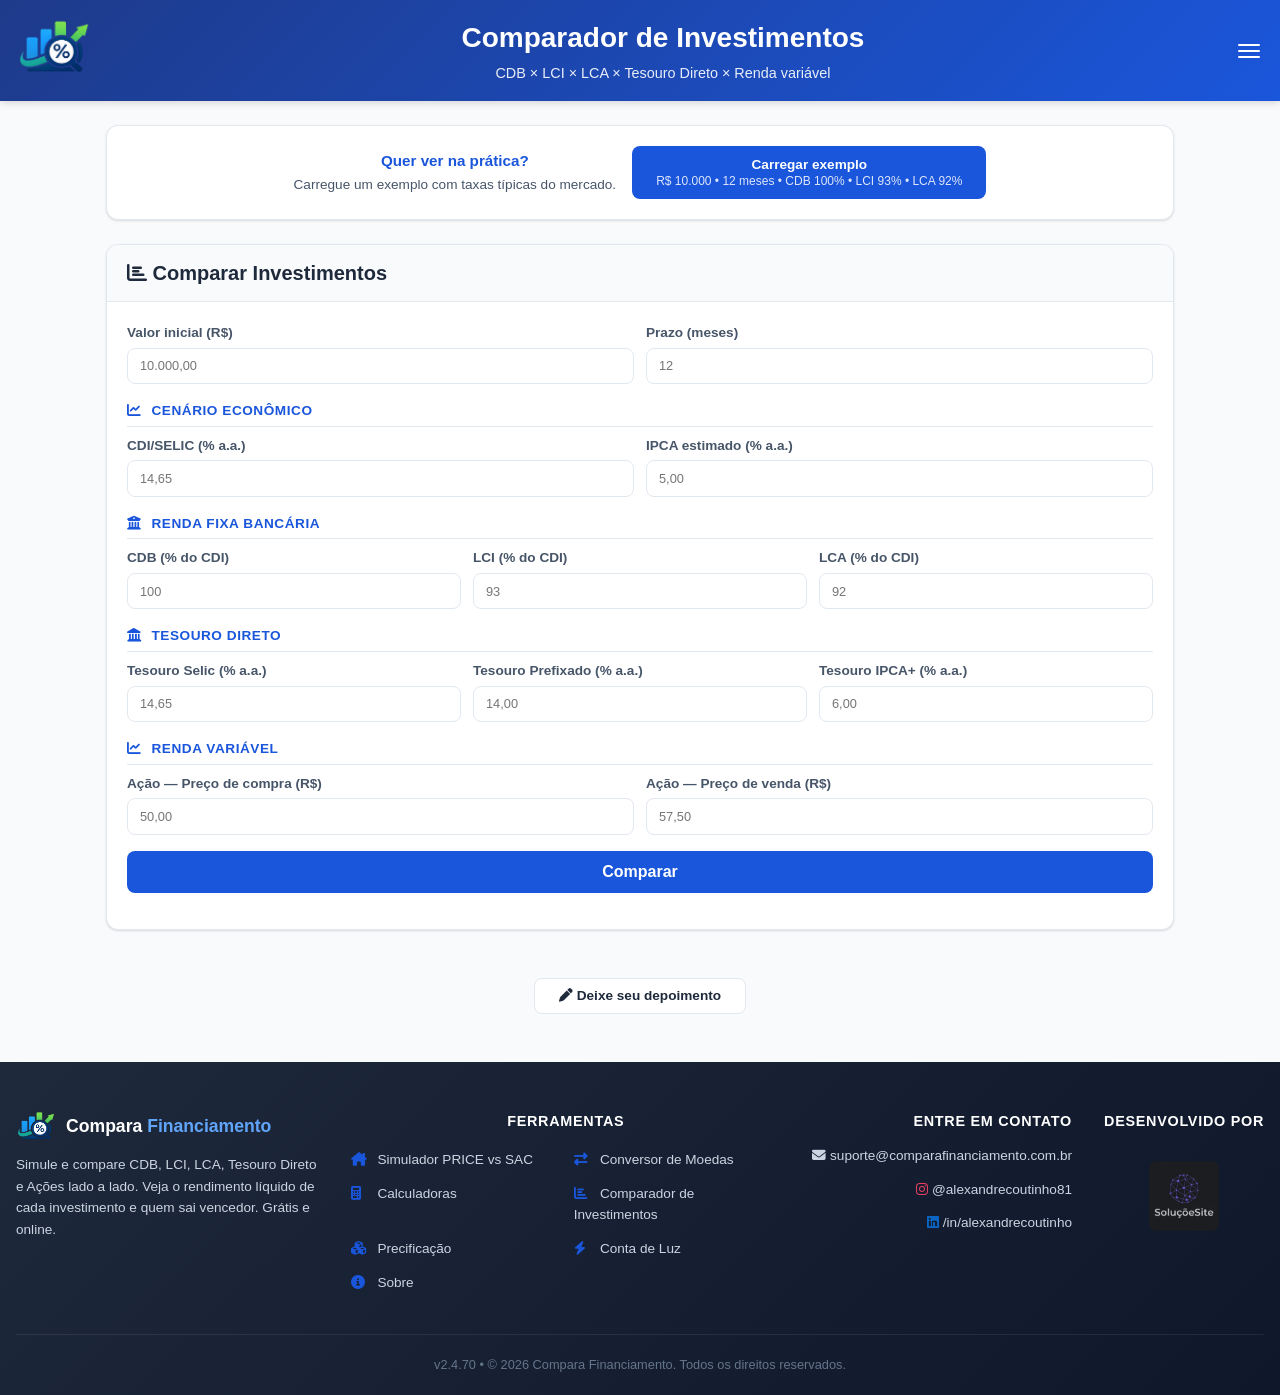
<file: comparador-investimentos.html>
<!DOCTYPE html>
<html lang="pt-BR">
<head>
  <meta charset="UTF-8">
  <meta name="viewport" content="width=device-width, initial-scale=1.0">
  <title>Comparador de Investimentos — Renda Fixa + Ações</title>
  <meta name="description" content="Compare CDB, LCI, LCA, Tesouro Direto e ações lado a lado. Veja o valor líquido com IR descontado e descubra qual rende mais para o seu prazo.">
  <meta name="keywords" content="comparador de investimentos, CDB vs LCI vs LCA, tesouro direto, ação, calcular rentabilidade líquida, IR investimentos, tabela regressiva IR, comparar CDB com LCI, simulador investimentos">
  <meta name="robots" content="index, follow">
  <link rel="canonical" href="https://comparafinanciamento.com.br/comparador-investimentos">
  <link rel="icon" type="image/png" sizes="48x48" href="img/favicon-48x48.png">
  <link rel="icon" type="image/x-icon" href="favicon.ico">
  <link rel="apple-touch-icon" sizes="180x180" href="img/apple-touch-icon.png">
  <link rel="manifest" href="img/site.webmanifest">

  <meta property="og:title" content="Comparador de Investimentos — Renda Fixa + Ações">
  <meta property="og:description" content="Compare CDB, LCI, LCA, Tesouro Direto e ações lado a lado com IR descontado. Grátis e online.">
  <meta property="og:url" content="https://comparafinanciamento.com.br/comparador-investimentos">
  <meta property="og:type" content="website">
  <meta property="og:locale" content="pt_BR">
  <meta property="og:image" content="https://comparafinanciamento.com.br/img/logo.png">
  <meta property="og:image:alt" content="Comparador de Investimentos — Compara Financiamento">

  <meta name="twitter:card" content="summary">
  <meta name="twitter:title" content="Comparador de Investimentos — Renda Fixa + Ações">
  <meta name="twitter:description" content="Compare CDB, LCI, LCA, Tesouro Direto e ações com IR descontado.">

  <script type="application/ld+json">
  {
    "@context": "https://schema.org",
    "@type": "WebApplication",
    "name": "Comparador de Investimentos",
    "url": "https://comparafinanciamento.com.br/comparador-investimentos",
    "description": "Compare CDB, LCI, LCA e títulos do Tesouro Direto lado a lado. Veja o valor líquido com IR descontado pela tabela regressiva e descubra qual investimento rende mais.",
    "applicationCategory": "FinanceApplication",
    "operatingSystem": "Any",
    "browserRequirements": "Requires JavaScript",
    "inLanguage": "pt-BR",
    "featureList": [
      "Comparação lado a lado de CDB, LCI, LCA e Tesouro Direto",
      "Cálculo do IR pela tabela regressiva",
      "Tabela de equivalência CDI para investimentos isentos",
      "Simulação com taxas personalizadas"
    ],
    "image": "https://comparafinanciamento.com.br/img/logo.png",
    "author": {
      "@type": "Organization",
      "name": "Compara Financiamento"
    },
    "offers": {
      "@type": "Offer",
      "price": "0",
      "priceCurrency": "BRL"
    }
  }
  </script>

  <link rel="stylesheet" href="https://cdnjs.cloudflare.com/ajax/libs/font-awesome/6.5.1/css/all.min.css">
  <link rel="stylesheet" href="css/styles.min.css">
  <link rel="stylesheet" href="css/comparador-investimentos.min.css">
</head>
<body>
  <a href="#main-content" class="skip-link">Pular para o conteúdo</a>
  <header>
    <div class="header__content">
      <div class="header__brand">
        <a href="/" aria-label="Página inicial"><img src="img/logo.webp" alt="Compara Financiamento" class="header__logo" width="316" height="250" fetchpriority="high"></a>
        <div class="header__brand-text">
          <h1>Comparador de Investimentos</h1>
          <p>CDB × LCI × LCA × Tesouro Direto × Renda variável</p>
        </div>
      </div>
      <button class="header__hamburger" id="btn-hamburger" aria-label="Menu" aria-expanded="false">
        <span></span><span></span><span></span>
      </button>
      <nav class="header__nav" id="header-nav">
        <a href="sobre">Sobre</a>
        <a href="/#price">Price e Sac</a>
        <a href="conversor-moedas">Conversor Moeda</a>
        <a href="calculadoras#taxa">Conversor de taxa de juros</a>
        <a href="calculadoras#correcao">Correção monetária</a>
        <a href="calculadoras#porcentagem">Porcentagem</a>
        <a href="calculadoras#juros-compostos">Juros compostos</a>
        <a href="calculadoras#consumo">Consumo de combustível</a>
        <a href="calculadoras#unidades">Conversor de unidades</a>
        <a href="calculadora-precificacao">Precificação</a>
        <a href="calculadora-conta-de-luz">Conta de Luz</a>
        <a href="comparador-investimentos">Investimentos</a>
        <a href="/#depoimentos">Depoimentos</a>
      </nav>
    </div>
  </header>

  <main id="main-content" class="inv-main">
    <div class="card card-visao-rapida">
      <div class="card-body card-visao-rapida__body">
        <div class="card-visao-rapida__texto">
          <strong>Quer ver na prática?</strong>
          <span>Carregue um exemplo com taxas típicas do mercado.</span>
        </div>
        <button class="btn-visao-rapida" id="btn-exemplo-inv">
          Carregar exemplo <small>R$ 10.000 • 12 meses • CDB 100% • LCI 93% • LCA 92%</small>
        </button>
      </div>
    </div>

    <div class="card inv-card">
      <div class="card-header">
        <h2><i class="fas fa-chart-bar"></i> Comparar Investimentos</h2>
      </div>
      <div class="card-body">
        <div class="inv-row">
          <div class="campo">
            <label for="inv-valor">Valor inicial (R$)</label>
            <input type="text" id="inv-valor" class="moeda" placeholder="10.000,00" inputmode="decimal">
          </div>
          <div class="campo">
            <label for="inv-prazo">Prazo (meses)</label>
            <input type="text" id="inv-prazo" class="numero" placeholder="12" inputmode="numeric">
          </div>
        </div>

        <div class="inv-subtitle"><i class="fas fa-chart-line"></i> Cenário Econômico</div>
        <div class="inv-row">
          <div class="campo">
            <label for="inv-cdi">CDI/SELIC (% a.a.)</label>
            <input type="text" id="inv-cdi" class="porcentagem" placeholder="14,65" inputmode="decimal">
          </div>
          <div class="campo">
            <label for="inv-ipca">IPCA estimado (% a.a.)</label>
            <input type="text" id="inv-ipca" class="porcentagem" placeholder="5,00" inputmode="decimal">
          </div>
        </div>

        <div class="inv-subtitle"><i class="fas fa-university"></i> Renda Fixa Bancária</div>
        <div class="inv-row inv-row-3">
          <div class="campo">
            <label for="inv-cdb-pct">CDB (% do CDI)</label>
            <input type="text" id="inv-cdb-pct" class="porcentagem" placeholder="100" inputmode="decimal">
          </div>
          <div class="campo">
            <label for="inv-lci-pct">LCI (% do CDI)</label>
            <input type="text" id="inv-lci-pct" class="porcentagem" placeholder="93" inputmode="decimal">
          </div>
          <div class="campo">
            <label for="inv-lca-pct">LCA (% do CDI)</label>
            <input type="text" id="inv-lca-pct" class="porcentagem" placeholder="92" inputmode="decimal">
          </div>
        </div>

        <div class="inv-subtitle"><i class="fas fa-landmark"></i> Tesouro Direto</div>
        <div class="inv-row inv-row-3">
          <div class="campo">
            <label for="inv-tselic-pct">Tesouro Selic (% a.a.)</label>
            <input type="text" id="inv-tselic-pct" class="porcentagem" placeholder="14,65" inputmode="decimal">
          </div>
          <div class="campo">
            <label for="inv-prefixado">Tesouro Prefixado (% a.a.)</label>
            <input type="text" id="inv-prefixado" class="porcentagem" placeholder="14,00" inputmode="decimal">
          </div>
          <div class="campo">
            <label for="inv-ipca-mais">Tesouro IPCA+ (% a.a.)</label>
            <input type="text" id="inv-ipca-mais" class="porcentagem" placeholder="6,00" inputmode="decimal">
          </div>
        </div>

        <div class="inv-subtitle"><i class="fas fa-chart-line"></i> Renda Variável</div>
        <div class="inv-row">
          <div class="campo">
            <label for="inv-acao-compra">Ação — Preço de compra (R$)</label>
            <input type="text" id="inv-acao-compra" class="moeda" placeholder="50,00" inputmode="decimal">
          </div>
          <div class="campo">
            <label for="inv-acao-venda">Ação — Preço de venda (R$)</label>
            <input type="text" id="inv-acao-venda" class="moeda" placeholder="57,50" inputmode="decimal">
          </div>
        </div>

        <button class="btn-calcular" id="btn-calcular-inv">Comparar</button>

        <div id="resultado-inv" hidden>
          <div class="inv-tabela-wrapper">
            <table class="inv-tabela" id="inv-tabela"></table>
          </div>
        </div>
      </div>
    </div>

  <div style="text-align:center;padding:1.5rem 0">
    <button class="btn-depoimento" id="btn-abrir-depoimento"><i class="fas fa-pen"></i> Deixe seu depoimento</button>
  </div>
  </main>

  <!-- Modal depoimento -->
  <div class="modal-overlay" id="modal-depoimento" hidden>
    <div class="modal">
      <button class="modal__close" id="btn-fechar-depoimento" aria-label="Fechar">&times;</button>
      <h3>Deixe seu depoimento</h3>
      <p class="modal__sub">Compartilhe sua experiência conosco.</p>
      <form id="form-depoimento">
        <label>
          Avaliação
          <div class="star-rating" id="star-rating">
            <i class="fas fa-star" data-value="1"></i>
            <i class="fas fa-star" data-value="2"></i>
            <i class="fas fa-star" data-value="3"></i>
            <i class="fas fa-star" data-value="4"></i>
            <i class="fas fa-star" data-value="5"></i>
          </div>
          <input type="hidden" name="estrelas" id="dep-estrelas" value="5">
        </label>
        <label for="dep-nome">Nome *<input type="text" id="dep-nome" name="nome" required></label>
        <label for="dep-cidade">Cidade <input type="text" id="dep-cidade" name="cidade" placeholder="Ex: São Paulo, SP"></label>
        <label for="dep-sistema">Sistema utilizado
          <select id="dep-sistema" name="sistema">
            <option value="">Selecione</option>
            <option value="PRICE">Price</option>
            <option value="SAC">Sac</option>
            <option value="Conversor Moeda">Conversor Moeda</option>
            <option value="Conversor Taxa Juros">Conversor Taxa Juros</option>
            <option value="Correção Monetária">Correção Monetária</option>
            <option value="Porcentagem">Porcentagem</option>
            <option value="Juros Compostos">Juros Compostos</option>
            <option value="Consumo Combustível">Consumo Combustível</option>
            <option value="Conversor Unidades">Conversor Unidades</option>
            <option value="Investimentos">Investimentos</option>
            <option value="Precificação">Precificação</option>
            <option value="Conta de Luz">Conta de Luz</option>
          </select>
        </label>
        <label for="dep-mensagem">Seu depoimento *<textarea id="dep-mensagem" name="mensagem" rows="4" required placeholder="Conte como o simulador ajudou você..."></textarea></label>
        <button type="submit" class="modal__submit">Enviar depoimento</button>
        <p class="lgpd-notice">Seu depoimento poderá aparecer no site após moderação.</p>
      </form>
    </div>
  </div>

  <footer class="footer">
    <div class="footer__content">
      <div class="footer__brand">
        <div class="footer__logo">
          <img src="img/logo.webp" alt="Compara Financiamento" class="footer__logo-img" width="316" height="250" loading="lazy">
          <span>Compara <span>Financiamento</span></span>
        </div>
        <p class="footer__desc">Simule e compare CDB, LCI, LCA, Tesouro Direto e Ações lado a lado. Veja o rendimento líquido de cada investimento e quem sai vencedor. Grátis e online.</p>
      </div>
      <div class="footer__info">
        <h4>FERRAMENTAS</h4>
        <ul>
          <li><a href="/" style="color:#cbd5e1;text-decoration:none"><i class="fas fa-house-chimney"></i> Simulador PRICE vs SAC</a></li>
           <li><a href="conversor-moedas" style="color:#cbd5e1;text-decoration:none"><i class="fas fa-exchange-alt"></i> Conversor de Moedas</a></li>
          <li><a href="calculadoras" style="color:#cbd5e1;text-decoration:none"><i class="fas fa-calculator"></i> Calculadoras</a></li>
          <li><a href="comparador-investimentos" style="color:#cbd5e1;text-decoration:none"><i class="fas fa-chart-bar"></i> Comparador de Investimentos</a></li>
          <li><a href="calculadora-precificacao" style="color:#cbd5e1;text-decoration:none"><i class="fas fa-cubes"></i> Precificação</a></li>
          <li><a href="calculadora-conta-de-luz" style="color:#cbd5e1;text-decoration:none"><i class="fas fa-bolt"></i> Conta de Luz</a></li>
          <li><a href="sobre" style="color:#cbd5e1;text-decoration:none"><i class="fas fa-info-circle"></i> Sobre</a></li>
        </ul>
      </div>
      <div class="footer__afiliado">
        <h4>ENTRE EM CONTATO</h4>
        <p class="footer__email"><a href="mailto:suporte@comparafinanciamento.com.br" data-cfemail="false"><i class="fas fa-envelope"></i> suporte@comparafinanciamento.com.br</a></p>
        <p class="footer__email"><a href="https://www.instagram.com/alexandrecoutinho81/" target="_blank" rel="noopener noreferrer"><i class="fab fa-instagram"></i> @alexandrecoutinho81</a></p>
        <p class="footer__email"><a href="https://www.linkedin.com/in/alexandrecoutinho/" target="_blank" rel="noopener noreferrer"><i class="fab fa-linkedin"></i> /in/alexandrecoutinho</a></p>
      </div>
      <div class="footer__dev">
        <h4>Desenvolvido por</h4>
        <a href="https://solucoesite.com.br/" target="_blank" rel="noopener noreferrer">
          <img src="img/Preview.webp" alt="SoluçõeSite" class="footer__dev-logo" width="200" height="200" loading="lazy">
        </a>
      </div>
    </div>
    <div class="footer__bottom">
      <p>v2.4.70 • &copy; 2026 Compara Financiamento. Todos os direitos reservados.</p>
    </div>
  </footer>

  <script src="js/utils.js" defer></script>
  <script src="js/comparador-investimentos.min.js" defer></script>
</body>
</html>
</file>
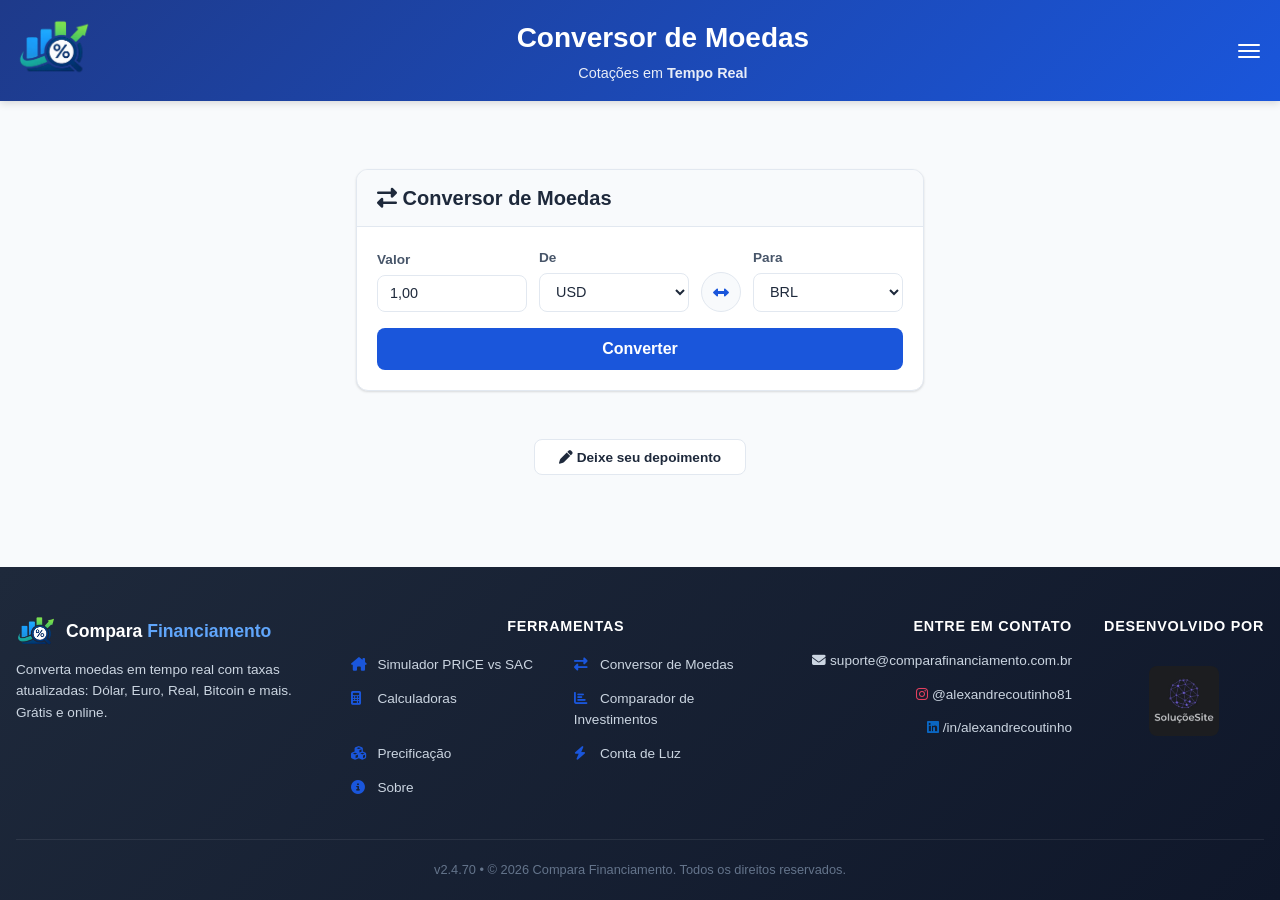
<file: conversor-moedas.html>
<!DOCTYPE html>
<html lang="pt-BR">
<head>
  <meta charset="UTF-8">
  <meta name="viewport" content="width=device-width, initial-scale=1.0">
  <title>Conversor de Moedas Grátis — Cotações em Tempo Real</title>
  <meta name="description" content="Converta moedas online grátis: USD, EUR, BTC e muito mais. Cotação em tempo real com gráfico dos últimos 30 dias. Conversor de moedas rápido e preciso.">
  <meta name="keywords" content="conversor de moedas, cotação, dólar, euro, bitcoin, câmbio, converter moeda, calculadora moedas">
  <meta name="robots" content="index, follow">
  <link rel="canonical" href="https://comparafinanciamento.com.br/conversor-moedas">
  <link rel="icon" type="image/png" sizes="48x48" href="img/favicon-48x48.png">
  <link rel="icon" type="image/x-icon" href="favicon.ico">
  <link rel="apple-touch-icon" sizes="180x180" href="img/apple-touch-icon.png">
  <link rel="manifest" href="img/site.webmanifest">

  <meta property="og:title" content="Conversor de Moedas Grátis — Cotações em Tempo Real">
  <meta property="og:description" content="Converta moedas online com cotação em tempo real. USD, EUR, BTC, GBP e muito mais. Gráfico dos últimos 30 dias.">
  <meta property="og:url" content="https://comparafinanciamento.com.br/conversor-moedas">
  <meta property="og:type" content="website">
  <meta property="og:locale" content="pt_BR">
  <meta property="og:image" content="https://comparafinanciamento.com.br/img/logo.png">
  <meta property="og:image:alt" content="Conversor de Moedas — Compara Financiamento">

  <meta name="twitter:card" content="summary">
  <meta name="twitter:title" content="Conversor de Moedas Grátis — Cotações em Tempo Real">
  <meta name="twitter:description" content="Converta moedas online com cotação em tempo real. USD, EUR, BTC, GBP e muito mais.">

  <script type="application/ld+json">
  {
    "@context": "https://schema.org",
    "@type": "WebApplication",
    "name": "Conversor de Moedas",
    "url": "https://comparafinanciamento.com.br/conversor-moedas",
    "description": "Converta moedas online gratuitamente com cotações em tempo real da AwesomeAPI. Suporte a USD, EUR, BTC, GBP, ARS e mais de 30 moedas com gráfico de 30 dias.",
    "applicationCategory": "FinanceApplication",
    "operatingSystem": "Any",
    "browserRequirements": "Requires JavaScript",
    "inLanguage": "pt-BR",
    "featureList": [
      "Conversão de moedas em tempo real",
      "Busca por código ou nome da moeda",
      "Gráfico dos últimos 30 dias",
      "Cotações USD, EUR, BTC, GBP e mais"
    ],
    "image": "https://comparafinanciamento.com.br/img/logo.png",
    "author": {
      "@type": "Organization",
      "name": "Compara Financiamento"
    },
    "offers": {
      "@type": "Offer",
      "price": "0",
      "priceCurrency": "BRL"
    }
  }
  </script>

  <link rel="stylesheet" href="https://cdnjs.cloudflare.com/ajax/libs/font-awesome/6.5.1/css/all.min.css">
  <link rel="stylesheet" href="css/styles.min.css">
  <link rel="stylesheet" href="css/conversor.min.css">
</head>
<body>
  <a href="#main-content" class="skip-link">Pular para o conteúdo</a>
  <header>
    <div class="header__content">
      <div class="header__brand">
        <a href="/" aria-label="Página inicial"><img src="img/logo.webp" alt="Compara Financiamento" class="header__logo" width="316" height="250" fetchpriority="high"></a>
        <div class="header__brand-text">
          <h1>Conversor de Moedas</h1>
          <p>Cotações em <strong>Tempo Real</strong></p>
        </div>
      </div>
      <button class="header__hamburger" id="btn-hamburger" aria-label="Menu" aria-expanded="false">
        <span></span><span></span><span></span>
      </button>
      <nav class="header__nav" id="header-nav">
        <a href="sobre">Sobre</a>
        <a href="/#price">Price e Sac</a>
        <a href="conversor-moedas">Conversor Moeda</a>
        <a href="calculadoras#taxa">Conversor de taxa de juros</a>
        <a href="calculadoras#correcao">Correção monetária</a>
        <a href="calculadoras#porcentagem">Porcentagem</a>
        <a href="calculadoras#juros-compostos">Juros compostos</a>
        <a href="calculadoras#consumo">Consumo de combustível</a>
        <a href="calculadoras#unidades">Conversor de unidades</a>
        <a href="calculadora-precificacao">Precificação</a>
        <a href="calculadora-conta-de-luz">Conta de Luz</a>
        <a href="comparador-investimentos">Investimentos</a>
        <a href="/#depoimentos">Depoimentos</a>
      </nav>
    </div>
  </header>

  <main id="main-content" class="conversor-main">
    <div class="conversor-card">
      <div class="card-header">
        <h2><i class="fas fa-exchange-alt"></i> Conversor de Moedas</h2>
      </div>
      <div class="card-body">
        <div class="conversor-grid">
          <div class="conversor-row">
            <div class="campo">
              <label for="conv-amount">Valor</label>
              <input type="text" id="conv-amount" placeholder="1,00" inputmode="decimal" value="1,00">
            </div>
            <div class="campo">
              <label for="conv-from">De</label>
              <select id="conv-from" data-code="USD"></select>
            </div>
            <button class="conversor-btn-swap" id="btn-swap" aria-label="Inverter moedas">
              <i class="fas fa-arrows-alt-h"></i>
            </button>
            <div class="campo">
              <label for="conv-to">Para</label>
              <select id="conv-to" data-code="BRL"></select>
            </div>
          </div>
          <button class="conversor-btn-converter" id="btn-converter">Converter</button>
        </div>

        <div class="conversor-resultado" id="conv-resultado" hidden>
          <p class="conversor-resultado__valor" id="conv-valor"></p>
          <div class="conversor-resultado__info" id="conv-info" hidden>
            <span id="conv-variacao" class="conversor-resultado__variacao"></span>
            <span id="conv-high"></span>
            <span id="conv-low"></span>
          </div>
          <p id="conv-data" class="conversor-resultado__data" hidden></p>
          <p id="conv-erro" class="conversor-resultado__erro" hidden></p>
        </div>
      </div>
    </div>

    <div class="conversor-card" id="card-grafico" hidden>
      <div class="card-header">
        <h2><i class="fas fa-chart-line"></i> Variação — Últimos 30 dias</h2>
      </div>
      <div class="card-body">
        <div class="conversor-grafico-wrapper">
          <canvas id="chart-conversor"></canvas>
        </div>
      </div>
    </div>


  <div style="text-align:center;padding:1.5rem 0">
    <button class="btn-depoimento" id="btn-abrir-depoimento"><i class="fas fa-pen"></i> Deixe seu depoimento</button>
  </div>
  </main>

  <!-- Modal depoimento -->
  <div class="modal-overlay" id="modal-depoimento" hidden>
    <div class="modal">
      <button class="modal__close" id="btn-fechar-depoimento" aria-label="Fechar">&times;</button>
      <h3>Deixe seu depoimento</h3>
      <p class="modal__sub">Compartilhe sua experiência conosco.</p>
      <form id="form-depoimento">
        <label>
          Avaliação
          <div class="star-rating" id="star-rating">
            <i class="fas fa-star" data-value="1"></i>
            <i class="fas fa-star" data-value="2"></i>
            <i class="fas fa-star" data-value="3"></i>
            <i class="fas fa-star" data-value="4"></i>
            <i class="fas fa-star" data-value="5"></i>
          </div>
          <input type="hidden" name="estrelas" id="dep-estrelas" value="5">
        </label>
        <label for="dep-nome">Nome *<input type="text" id="dep-nome" name="nome" required></label>
        <label for="dep-cidade">Cidade <input type="text" id="dep-cidade" name="cidade" placeholder="Ex: São Paulo, SP"></label>
        <label for="dep-sistema">Sistema utilizado
          <select id="dep-sistema" name="sistema">
            <option value="">Selecione</option>
            <option value="PRICE">Price</option>
            <option value="SAC">Sac</option>
            <option value="Conversor Moeda">Conversor Moeda</option>
            <option value="Conversor Taxa Juros">Conversor Taxa Juros</option>
            <option value="Correção Monetária">Correção Monetária</option>
            <option value="Porcentagem">Porcentagem</option>
            <option value="Juros Compostos">Juros Compostos</option>
            <option value="Consumo Combustível">Consumo Combustível</option>
            <option value="Conversor Unidades">Conversor Unidades</option>
            <option value="Investimentos">Investimentos</option>
            <option value="Precificação">Precificação</option>
            <option value="Conta de Luz">Conta de Luz</option>
          </select>
        </label>
        <label for="dep-mensagem">Seu depoimento *<textarea id="dep-mensagem" name="mensagem" rows="4" required placeholder="Conte como o simulador ajudou você..."></textarea></label>
        <button type="submit" class="modal__submit">Enviar depoimento</button>
        <p class="lgpd-notice">Seu depoimento poderá aparecer no site após moderação.</p>
      </form>
    </div>
  </div>

  <footer class="footer">
    <div class="footer__content">
      <div class="footer__brand">
        <div class="footer__logo">
          <img src="img/logo.webp" alt="Compara Financiamento" class="footer__logo-img" width="316" height="250" loading="lazy">
          <span>Compara <span>Financiamento</span></span>
        </div>
        <p class="footer__desc">Converta moedas em tempo real com taxas atualizadas: Dólar, Euro, Real, Bitcoin e mais. Grátis e online.</p>
      </div>
      <div class="footer__info">
        <h4>FERRAMENTAS</h4>
        <ul>
          <li><a href="/" style="color:#cbd5e1;text-decoration:none"><i class="fas fa-house-chimney"></i> Simulador PRICE vs SAC</a></li>
           <li><a href="conversor-moedas" style="color:#cbd5e1;text-decoration:none"><i class="fas fa-exchange-alt"></i> Conversor de Moedas</a></li>
          <li><a href="calculadoras" style="color:#cbd5e1;text-decoration:none"><i class="fas fa-calculator"></i> Calculadoras</a></li>
          <li><a href="comparador-investimentos" style="color:#cbd5e1;text-decoration:none"><i class="fas fa-chart-bar"></i> Comparador de Investimentos</a></li>
          <li><a href="calculadora-precificacao" style="color:#cbd5e1;text-decoration:none"><i class="fas fa-cubes"></i> Precificação</a></li>
          <li><a href="calculadora-conta-de-luz" style="color:#cbd5e1;text-decoration:none"><i class="fas fa-bolt"></i> Conta de Luz</a></li>
          <li><a href="sobre" style="color:#cbd5e1;text-decoration:none"><i class="fas fa-info-circle"></i> Sobre</a></li>
        </ul>
      </div>
      <div class="footer__afiliado">
        <h4>ENTRE EM CONTATO</h4>
        <p class="footer__email"><a href="mailto:suporte@comparafinanciamento.com.br" data-cfemail="false"><i class="fas fa-envelope"></i> suporte@comparafinanciamento.com.br</a></p>
        <p class="footer__email"><a href="https://www.instagram.com/alexandrecoutinho81/" target="_blank" rel="noopener noreferrer"><i class="fab fa-instagram"></i> @alexandrecoutinho81</a></p>
        <p class="footer__email"><a href="https://www.linkedin.com/in/alexandrecoutinho/" target="_blank" rel="noopener noreferrer"><i class="fab fa-linkedin"></i> /in/alexandrecoutinho</a></p>
      </div>
      <div class="footer__dev">
        <h4>Desenvolvido por</h4>
        <a href="https://solucoesite.com.br/" target="_blank" rel="noopener noreferrer">
          <img src="img/Preview.webp" alt="SoluçõeSite" class="footer__dev-logo" width="200" height="200" loading="lazy">
        </a>
      </div>
    </div>
    <div class="footer__bottom">
      <p>v2.4.70 • &copy; 2026 Compara Financiamento. Todos os direitos reservados.</p>
    </div>
  </footer>

  <script src="js/utils.js" defer></script>
  <script src="js/conversor.min.js" defer></script>
</body>
</html>
</file>
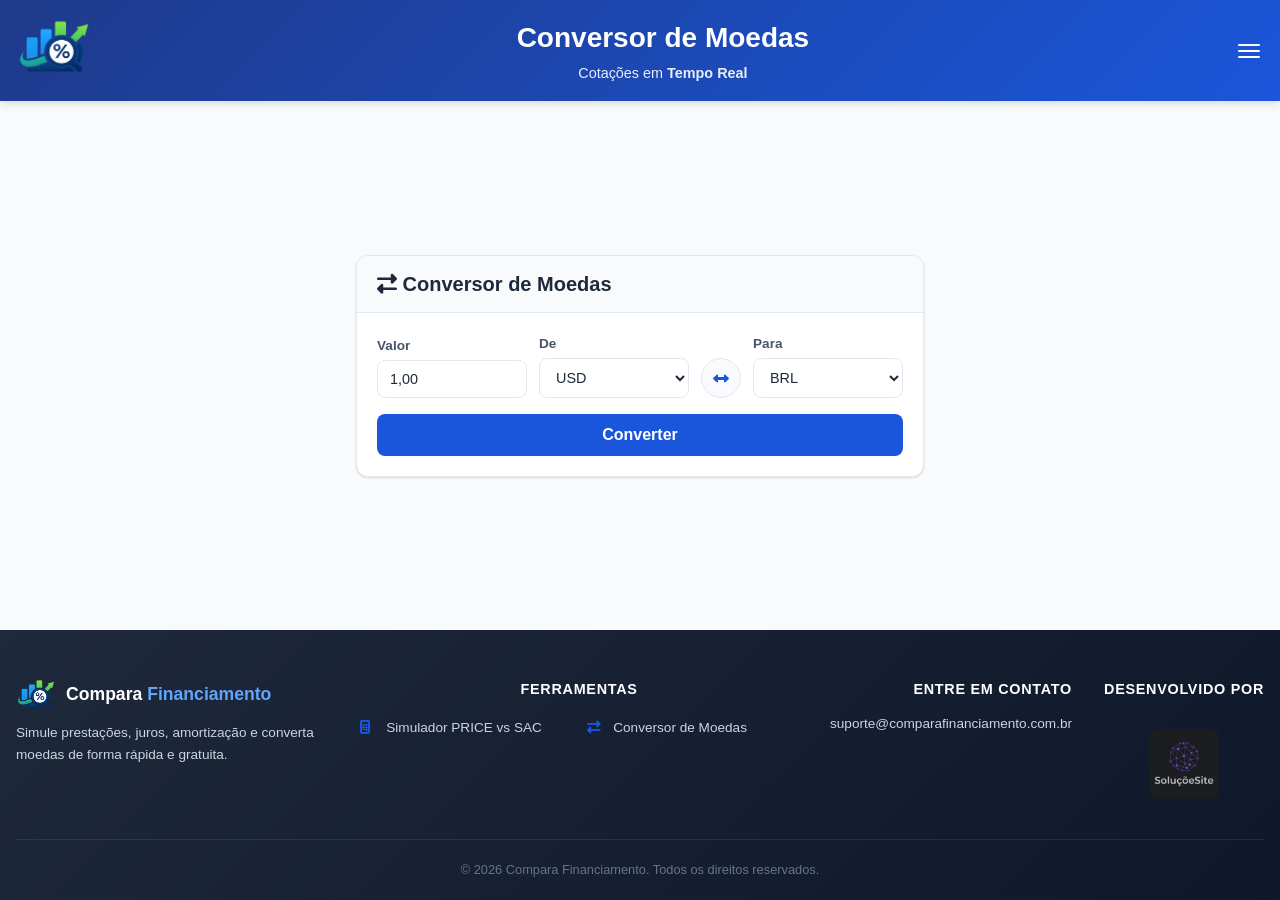
<file: conversor.html>
<!DOCTYPE html>
<html lang="pt-BR">
<head>
  <meta charset="UTF-8">
  <meta name="viewport" content="width=device-width, initial-scale=1.0">
  <title>Conversor de Moedas Grátis — Cotações em Tempo Real</title>
  <meta name="description" content="Converta moedas online grátis: USD, EUR, BTC e muito mais. Cotação em tempo real com gráfico dos últimos 30 dias. Conversor de moedas rápido e preciso.">
  <meta name="keywords" content="conversor de moedas, cotação, dólar, euro, bitcoin, câmbio, converter moeda, calculadora moedas">
  <meta name="robots" content="index, follow">
  <link rel="canonical" href="https://comparafinanciamento.com.br/conversor.html">
  <link rel="icon" type="image/png" href="img/logo.png">

  <meta property="og:title" content="Conversor de Moedas Grátis — Cotações em Tempo Real">
  <meta property="og:description" content="Converta moedas online com cotação em tempo real. USD, EUR, BTC, GBP e muito mais. Gráfico dos últimos 30 dias.">
  <meta property="og:url" content="https://comparafinanciamento.com.br/conversor.html">
  <meta property="og:type" content="website">
  <meta property="og:locale" content="pt_BR">
  <meta property="og:image" content="https://comparafinanciamento.com.br/img/logo.png">
  <meta property="og:image:alt" content="Conversor de Moedas — Compara Financiamento">

  <meta name="twitter:card" content="summary">
  <meta name="twitter:title" content="Conversor de Moedas Grátis — Cotações em Tempo Real">
  <meta name="twitter:description" content="Converta moedas online com cotação em tempo real. USD, EUR, BTC, GBP e muito mais.">

  <script type="application/ld+json">
  {
    "@context": "https://schema.org",
    "@type": "WebApplication",
    "name": "Conversor de Moedas",
    "url": "https://comparafinanciamento.com.br/conversor.html",
    "description": "Converta moedas online gratuitamente com cotações em tempo real da AwesomeAPI. Suporte a USD, EUR, BTC, GBP, ARS e mais de 30 moedas com gráfico de 30 dias.",
    "applicationCategory": "FinanceApplication",
    "operatingSystem": "Any",
    "browserRequirements": "Requires JavaScript",
    "inLanguage": "pt-BR",
    "featureList": [
      "Conversão de moedas em tempo real",
      "Busca por código ou nome da moeda",
      "Gráfico dos últimos 30 dias",
      "Cotações USD, EUR, BTC, GBP e mais"
    ],
    "image": "https://comparafinanciamento.com.br/img/logo.png",
    "author": {
      "@type": "Organization",
      "name": "Compara Financiamento"
    },
    "offers": {
      "@type": "Offer",
      "price": "0",
      "priceCurrency": "BRL"
    }
  }
  </script>

  <link rel="stylesheet" href="https://cdnjs.cloudflare.com/ajax/libs/font-awesome/6.5.1/css/all.min.css">
  <link rel="stylesheet" href="css/styles.min.css">
  <link rel="stylesheet" href="css/conversor.min.css">
</head>
<body>
  <a href="#main-content" class="skip-link">Pular para o conteúdo</a>
  <header>
    <div class="header__content">
      <div class="header__brand">
        <a href="/" aria-label="Página inicial"><img src="img/logo.webp" alt="Compara Financiamento" class="header__logo" width="316" height="250" loading="lazy"></a>
        <div class="header__brand-text">
          <h1>Conversor de Moedas</h1>
          <p>Cotações em <strong>Tempo Real</strong></p>
        </div>
      </div>
      <button class="header__hamburger" id="btn-hamburger" aria-label="Menu" aria-expanded="false">
        <span></span><span></span><span></span>
      </button>
      <nav class="header__nav" id="header-nav">
        <a href="/">HOME</a>
        <a href="/#price">PRICE</a>
        <a href="/#sac">SAC</a>
        <a href="/#depoimentos">DEPOIMENTOS</a>
        <a href="/#faq">FAQ</a>
      </nav>
    </div>
  </header>

  <main id="main-content" class="conversor-main">
    <div class="conversor-card">
      <div class="card-header">
        <h2><i class="fas fa-exchange-alt"></i> Conversor de Moedas</h2>
      </div>
      <div class="card-body">
        <div class="conversor-grid">
          <div class="conversor-row">
            <div class="campo">
              <label for="conv-amount">Valor</label>
              <input type="text" id="conv-amount" placeholder="1,00" inputmode="decimal" value="1,00">
            </div>
            <div class="campo">
              <label for="conv-from">De</label>
              <select id="conv-from" data-code="USD"></select>
            </div>
            <button class="conversor-btn-swap" id="btn-swap" aria-label="Inverter moedas">
              <i class="fas fa-arrows-alt-h"></i>
            </button>
            <div class="campo">
              <label for="conv-to">Para</label>
              <select id="conv-to" data-code="BRL"></select>
            </div>
          </div>
          <button class="conversor-btn-converter" id="btn-converter">Converter</button>
        </div>

        <div class="conversor-resultado" id="conv-resultado" hidden>
          <p class="conversor-resultado__valor" id="conv-valor"></p>
          <div class="conversor-resultado__info" id="conv-info" hidden>
            <span id="conv-variacao" class="conversor-resultado__variacao"></span>
            <span id="conv-high"></span>
            <span id="conv-low"></span>
          </div>
          <p id="conv-data" class="conversor-resultado__data" hidden></p>
          <p id="conv-erro" class="conversor-resultado__erro" hidden></p>
        </div>
      </div>
    </div>

    <div class="conversor-card" id="card-grafico" hidden>
      <div class="card-header">
        <h2><i class="fas fa-chart-line"></i> Variação — Últimos 30 dias</h2>
      </div>
      <div class="card-body">
        <div class="conversor-grafico-wrapper">
          <canvas id="chart-conversor"></canvas>
        </div>
      </div>
    </div>
  </main>

  <footer class="footer">
    <div class="footer__content">
      <div class="footer__brand">
        <div class="footer__logo">
          <img src="img/logo.webp" alt="Compara Financiamento" class="footer__logo-img" width="316" height="250" loading="lazy">
          <span>Compara <span>Financiamento</span></span>
        </div>
        <p class="footer__desc">Simule prestações, juros, amortização e converta moedas de forma rápida e gratuita.</p>
      </div>
      <div class="footer__info">
        <h4>FERRAMENTAS</h4>
        <ul>
          <li><a href="/" style="color:#cbd5e1;text-decoration:none"><i class="fas fa-calculator"></i> Simulador PRICE vs SAC</a></li>
          <li><a href="conversor.html" style="color:#cbd5e1;text-decoration:none"><i class="fas fa-exchange-alt"></i> Conversor de Moedas</a></li>
        </ul>
      </div>
      <div class="footer__afiliado">
        <h4>ENTRE EM CONTATO</h4>
        <p class="footer__email"><a href="mailto:suporte@comparafinanciamento.com.br" data-cfemail="false">suporte@comparafinanciamento.com.br</a></p>
      </div>
      <div class="footer__dev">
        <h4>Desenvolvido por</h4>
        <a href="https://solucoesite.com.br/" target="_blank" rel="noopener noreferrer">
          <img src="img/Preview.webp" alt="SoluçõeSite" class="footer__dev-logo" width="200" height="200" loading="lazy">
        </a>
      </div>
    </div>
    <div class="footer__bottom">
      <p>&copy; 2026 Compara Financiamento. Todos os direitos reservados.</p>
    </div>
  </footer>

  <script src="js/conversor.js" defer></script>
</body>
</html>
</file>
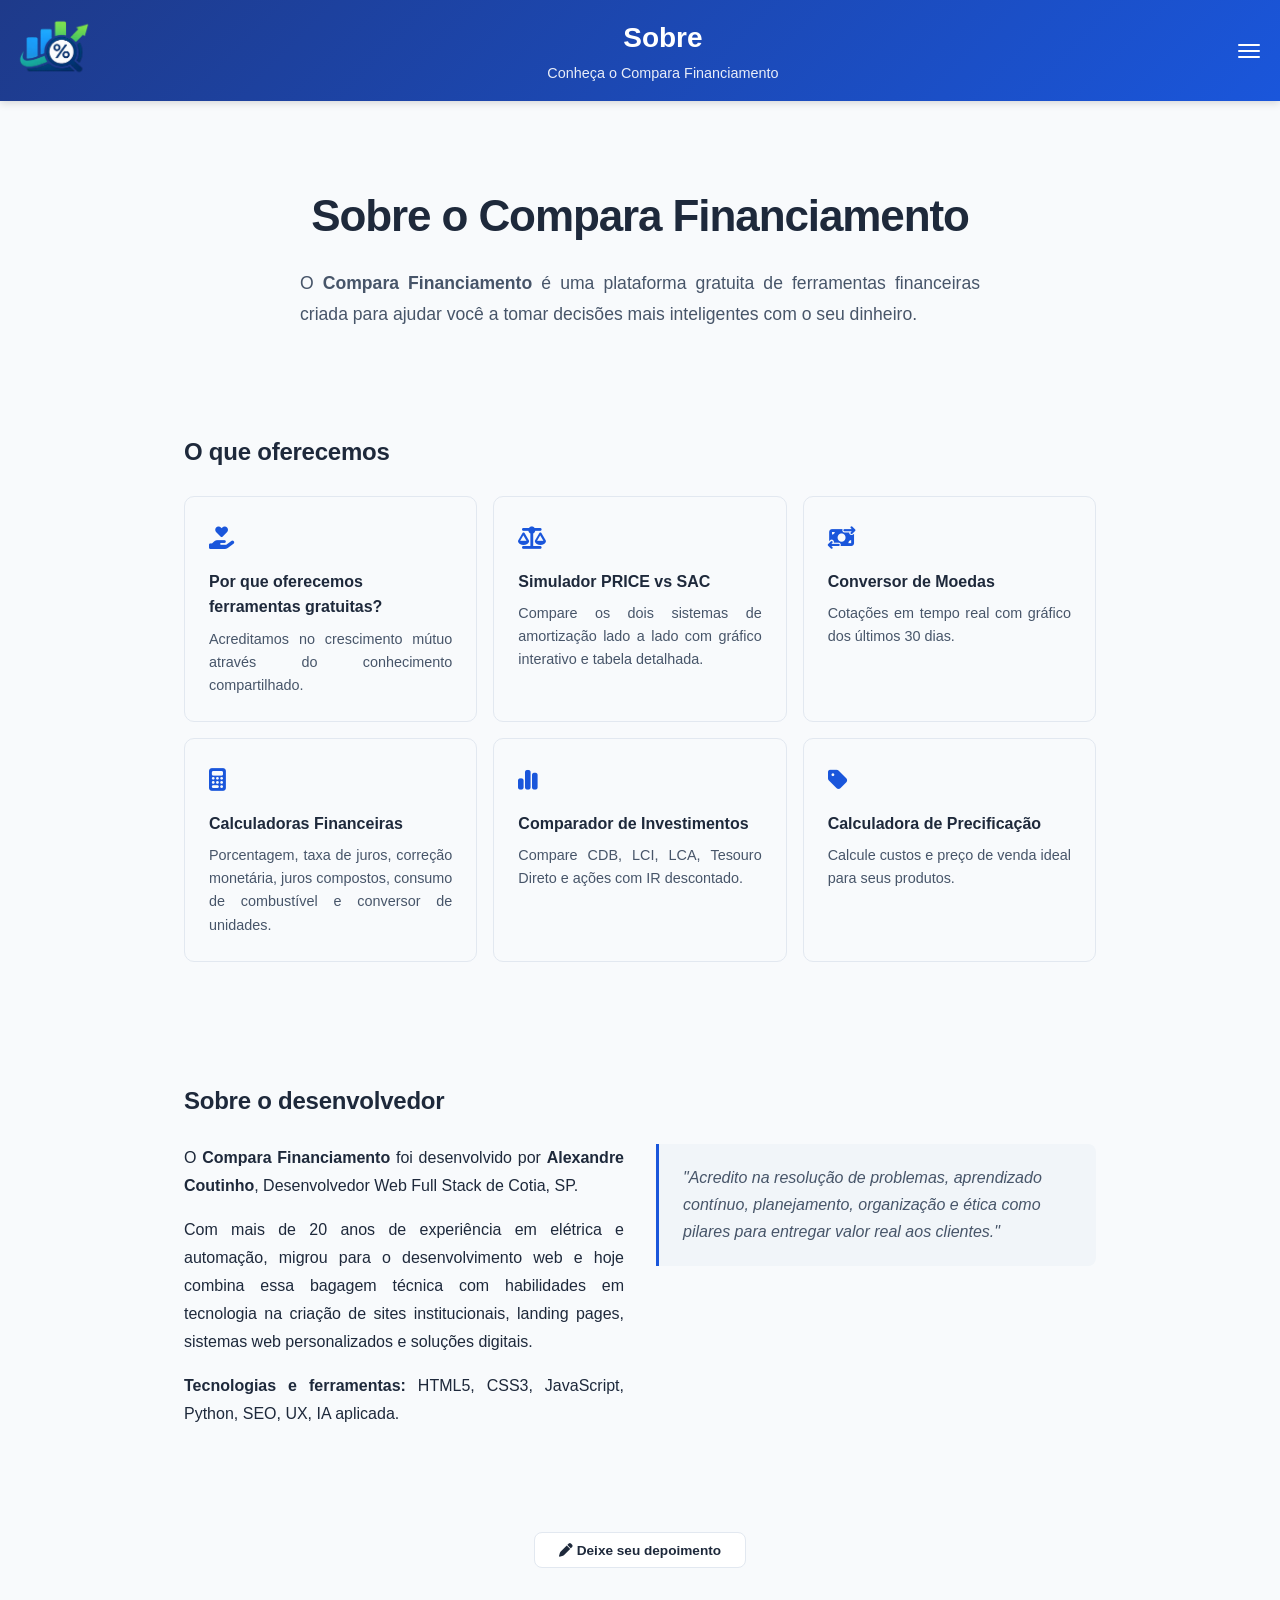
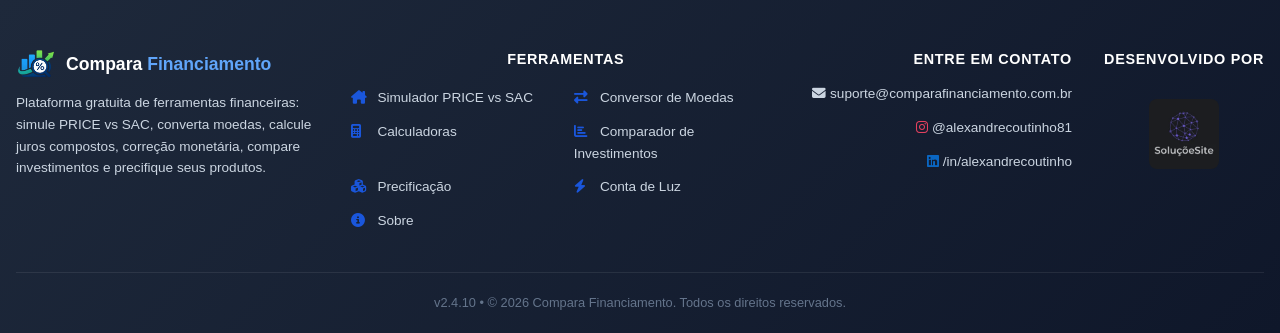
<file: sobre.html>
<!DOCTYPE html>
<html lang="pt-BR">
<head>
  <meta charset="UTF-8">
  <meta name="viewport" content="width=device-width, initial-scale=1.0">
  <title>Sobre o Compara Financiamento | Simulador e Calculadoras</title>
  <meta name="description" content="Saiba mais sobre o Compara Financiamento, a plataforma gratuita de ferramentas financeiras: simulador PRICE vs SAC, calculadoras, conversor de moedas e mais.">
  <meta name="keywords" content="Compara Financiamento, sobre, ferramentas financeiras, simulador PRICE SAC, calculadora financeira, conversor moedas, Alexandre Coutinho">
  <meta name="robots" content="index, follow">
  <link rel="canonical" href="https://comparafinanciamento.com.br/sobre">
  <link rel="icon" type="image/png" sizes="48x48" href="img/favicon-48x48.png">
  <link rel="icon" type="image/x-icon" href="favicon.ico">
  <link rel="apple-touch-icon" sizes="180x180" href="img/apple-touch-icon.png">
  <link rel="manifest" href="img/site.webmanifest">

  <meta property="og:title" content="Sobre o Compara Financiamento | Simulador e Calculadoras">
  <meta property="og:description" content="Plataforma gratuita de ferramentas financeiras: simule PRICE vs SAC, converta moedas, calcule juros compostos e muito mais.">
  <meta property="og:url" content="https://comparafinanciamento.com.br/sobre">
  <meta property="og:type" content="website">
  <meta property="og:locale" content="pt_BR">
  <meta property="og:image" content="https://comparafinanciamento.com.br/img/logo.png">
  <meta property="og:image:alt" content="Compara Financiamento — Sobre">

  <meta name="twitter:card" content="summary">
  <meta name="twitter:title" content="Sobre o Compara Financiamento | Simulador e Calculadoras">
  <meta name="twitter:description" content="Plataforma gratuita de ferramentas financeiras: simule PRICE vs SAC, converta moedas, calcule juros compostos e muito mais.">

  <script type="application/ld+json">
  {
    "@context": "https://schema.org",
    "@type": "WebApplication",
    "name": "Compara Financiamento",
    "url": "https://comparafinanciamento.com.br/sobre",
    "description": "Plataforma gratuita de ferramentas financeiras: simulador PRICE vs SAC, conversor de moedas, calculadora de juros compostos, correção monetária e mais.",
    "applicationCategory": "FinanceApplication",
    "applicationSubCategory": "Financial Calculator Suite",
    "operatingSystem": "Any",
    "browserRequirements": "Requires JavaScript",
    "inLanguage": "pt-BR",
    "image": "https://comparafinanciamento.com.br/img/logo.png",
    "featureList": [
      "Simulador PRICE vs SAC",
      "Conversor de Moedas em tempo real",
      "Calculadoras Financeiras",
      "Comparador de Investimentos",
      "Calculadora de Precificação"
    ],
    "author": {
      "@type": "Organization",
      "name": "Compara Financiamento"
    },
    "offers": {
      "@type": "Offer",
      "price": "0",
      "priceCurrency": "BRL"
    }
  }
  </script>

  <link rel="stylesheet" href="https://cdnjs.cloudflare.com/ajax/libs/font-awesome/6.5.1/css/all.min.css">
  <link rel="stylesheet" href="css/styles.min.css">
  <link rel="stylesheet" href="css/sobre.min.css">
</head>
<body>
  <a href="#main-content" class="skip-link">Pular para o conteúdo</a>
  <header>
    <div class="header__content">
      <div class="header__brand">
        <a href="/" aria-label="Página inicial"><img src="img/logo.webp" alt="Compara Financiamento" class="header__logo" width="316" height="250" fetchpriority="high"></a>
        <div class="header__brand-text">
          <span style="display:block;font-size:1.75rem;margin-bottom:0.1rem;font-weight:700">Sobre</span>
          <p>Conheça o Compara Financiamento</p>
        </div>
      </div>
      <button class="header__hamburger" id="btn-hamburger" aria-label="Menu" aria-expanded="false">
        <span></span><span></span><span></span>
      </button>
      <nav class="header__nav" id="header-nav">
        <a href="sobre">Sobre</a>
        <a href="/#price">Price e Sac</a>
        <a href="conversor-moedas">Conversor Moeda</a>
        <a href="calculadoras#taxa">Conversor de taxa de juros</a>
        <a href="calculadoras#correcao">Correção monetária</a>
        <a href="calculadoras#porcentagem">Porcentagem</a>
        <a href="calculadoras#juros-compostos">Juros compostos</a>
        <a href="calculadoras#consumo">Consumo de combustível</a>
        <a href="calculadoras#unidades">Conversor de unidades</a>
        <a href="calculadora-precificacao">Precificação</a>
        <a href="calculadora-conta-de-luz">Conta de Luz</a>
        <a href="comparador-investimentos">Investimentos</a>
        <a href="/#depoimentos">Depoimentos</a>
      </nav>
    </div>
  </header>

  <main id="main-content" class="sobre-main">
    <section class="sobre-hero">
      <h1>Sobre o Compara Financiamento</h1>
      <p class="sobre-hero__text">O <strong>Compara Financiamento</strong> é uma plataforma gratuita de ferramentas financeiras criada para ajudar você a tomar decisões mais inteligentes com o seu dinheiro.</p>
    </section>

    <section class="sobre-section">
      <h2>O que oferecemos</h2>
      <div class="sobre-offerings">
        <article class="sobre-card">
          <div class="sobre-card__icon"><i class="fas fa-hand-holding-heart"></i></div>
          <h3>Por que oferecemos ferramentas gratuitas?</h3>
          <p>Acreditamos no crescimento mútuo através do conhecimento compartilhado.</p>
        </article>
        <article class="sobre-card">
          <div class="sobre-card__icon"><i class="fas fa-scale-balanced"></i></div>
          <h3><a href="/">Simulador PRICE vs SAC</a></h3>
          <p>Compare os dois sistemas de amortização lado a lado com gráfico interativo e tabela detalhada.</p>
        </article>
        <article class="sobre-card">
          <div class="sobre-card__icon"><i class="fas fa-money-bill-transfer"></i></div>
          <h3><a href="conversor-moedas">Conversor de Moedas</a></h3>
          <p>Cotações em tempo real com gráfico dos últimos 30 dias.</p>
        </article>
        <article class="sobre-card">
          <div class="sobre-card__icon"><i class="fas fa-calculator"></i></div>
          <h3><a href="calculadoras">Calculadoras Financeiras</a></h3>
          <p>Porcentagem, taxa de juros, correção monetária, juros compostos, consumo de combustível e conversor de unidades.</p>
        </article>
        <article class="sobre-card">
          <div class="sobre-card__icon"><i class="fas fa-chart-simple"></i></div>
          <h3><a href="comparador-investimentos">Comparador de Investimentos</a></h3>
          <p>Compare CDB, LCI, LCA, Tesouro Direto e ações com IR descontado.</p>
        </article>
        <article class="sobre-card">
          <div class="sobre-card__icon"><i class="fas fa-tag"></i></div>
          <h3><a href="calculadora-precificacao">Calculadora de Precificação</a></h3>
          <p>Calcule custos e preço de venda ideal para seus produtos.</p>
        </article>
      </div>
    </section>

    <section class="sobre-section">
      <h2>Sobre o desenvolvedor</h2>
      <div class="sobre-dev">
        <div class="sobre-dev__text">
          <p>O <strong>Compara Financiamento</strong> foi desenvolvido por <strong>Alexandre Coutinho</strong>, Desenvolvedor Web Full Stack de Cotia, SP.</p>
          <p>Com mais de 20 anos de experiência em elétrica e automação, migrou para o desenvolvimento web e hoje combina essa bagagem técnica com habilidades em tecnologia na criação de sites institucionais, landing pages, sistemas web personalizados e soluções digitais.</p>
          <p><strong>Tecnologias e ferramentas:</strong> HTML5, CSS3, JavaScript, Python, SEO, UX, IA aplicada.</p>
        </div>
        <blockquote class="sobre-quote">
          <p>"Acredito na resolução de problemas, aprendizado contínuo, planejamento, organização e ética como pilares para entregar valor real aos clientes."</p>
        </blockquote>
      </div>
    </section>

  <div style="text-align:center;padding:2rem 0 0">
    <button class="btn-depoimento" id="btn-abrir-depoimento"><i class="fas fa-pen"></i> Deixe seu depoimento</button>
  </div>
  </main>

  <!-- Modal depoimento -->
  <div class="modal-overlay" id="modal-depoimento" hidden>
    <div class="modal">
      <button class="modal__close" id="btn-fechar-depoimento" aria-label="Fechar">&times;</button>
      <h3>Deixe seu depoimento</h3>
      <p class="modal__sub">Compartilhe sua experiência conosco.</p>
      <form id="form-depoimento">
        <label>
          Avaliação
          <div class="star-rating" id="star-rating">
            <i class="fas fa-star" data-value="1"></i>
            <i class="fas fa-star" data-value="2"></i>
            <i class="fas fa-star" data-value="3"></i>
            <i class="fas fa-star" data-value="4"></i>
            <i class="fas fa-star" data-value="5"></i>
          </div>
          <input type="hidden" name="estrelas" id="dep-estrelas" value="5">
        </label>
        <label for="dep-nome">Nome *<input type="text" id="dep-nome" name="nome" required></label>
        <label for="dep-cidade">Cidade <input type="text" id="dep-cidade" name="cidade" placeholder="Ex: São Paulo, SP"></label>
        <label for="dep-sistema">Sistema utilizado
          <select id="dep-sistema" name="sistema">
            <option value="">Selecione</option>
            <option value="PRICE">Price</option>
            <option value="SAC">Sac</option>
            <option value="Conversor Moeda">Conversor Moeda</option>
            <option value="Conversor Taxa Juros">Conversor Taxa Juros</option>
            <option value="Correção Monetária">Correção Monetária</option>
            <option value="Porcentagem">Porcentagem</option>
            <option value="Juros Compostos">Juros Compostos</option>
            <option value="Consumo Combustível">Consumo Combustível</option>
            <option value="Conversor Unidades">Conversor Unidades</option>
            <option value="Investimentos">Investimentos</option>
            <option value="Precificação">Precificação</option>
            <option value="Conta de Luz">Conta de Luz</option>
          </select>
        </label>
        <label for="dep-mensagem">Seu depoimento *<textarea id="dep-mensagem" name="mensagem" rows="4" required placeholder="Conte como o simulador ajudou você..."></textarea></label>
        <button type="submit" class="modal__submit">Enviar depoimento</button>
        <p class="lgpd-notice">Seu depoimento poderá aparecer no site após moderação.</p>
      </form>
    </div>
  </div>

  <footer class="footer">
    <div class="footer__content">
      <div class="footer__brand">
        <div class="footer__logo">
          <img src="img/logo.webp" alt="Compara Financiamento" class="footer__logo-img" width="316" height="250" loading="lazy">
          <span>Compara <span>Financiamento</span></span>
        </div>
        <p class="footer__desc">Plataforma gratuita de ferramentas financeiras: simule PRICE vs SAC, converta moedas, calcule juros compostos, correção monetária, compare investimentos e precifique seus produtos.</p>
      </div>
      <div class="footer__info">
        <h4>FERRAMENTAS</h4>
        <ul>
          <li><a href="/" style="color:#cbd5e1;text-decoration:none"><i class="fas fa-house-chimney"></i> Simulador PRICE vs SAC</a></li>
          <li><a href="conversor-moedas" style="color:#cbd5e1;text-decoration:none"><i class="fas fa-exchange-alt"></i> Conversor de Moedas</a></li>
          <li><a href="calculadoras" style="color:#cbd5e1;text-decoration:none"><i class="fas fa-calculator"></i> Calculadoras</a></li>
          <li><a href="comparador-investimentos" style="color:#cbd5e1;text-decoration:none"><i class="fas fa-chart-bar"></i> Comparador de Investimentos</a></li>
          <li><a href="calculadora-precificacao" style="color:#cbd5e1;text-decoration:none"><i class="fas fa-cubes"></i> Precificação</a></li>
          <li><a href="calculadora-conta-de-luz" style="color:#cbd5e1;text-decoration:none"><i class="fas fa-bolt"></i> Conta de Luz</a></li>
          <li><a href="sobre" style="color:#cbd5e1;text-decoration:none"><i class="fas fa-info-circle"></i> Sobre</a></li>
        </ul>
      </div>
      <div class="footer__afiliado">
        <h4>ENTRE EM CONTATO</h4>
        <p class="footer__email"><a href="mailto:suporte@comparafinanciamento.com.br" data-cfemail="false"><i class="fas fa-envelope"></i> suporte@comparafinanciamento.com.br</a></p>
        <p class="footer__email"><a href="https://www.instagram.com/alexandrecoutinho81/" target="_blank" rel="noopener noreferrer"><i class="fab fa-instagram"></i> @alexandrecoutinho81</a></p>
        <p class="footer__email"><a href="https://www.linkedin.com/in/alexandrecoutinho/" target="_blank" rel="noopener noreferrer"><i class="fab fa-linkedin"></i> /in/alexandrecoutinho</a></p>
      </div>
      <div class="footer__dev">
        <h4>Desenvolvido por</h4>
        <a href="https://solucoesite.com.br/" target="_blank" rel="noopener noreferrer">
          <img src="img/Preview.webp" alt="SoluçõeSite" class="footer__dev-logo" width="200" height="200" loading="lazy">
        </a>
      </div>
    </div>
    <div class="footer__bottom">
      <p>v2.4.10 • &copy; 2026 Compara Financiamento. Todos os direitos reservados.</p>
    </div>
  </footer>

  <script src="js/utils.js" defer></script>
  <script src="js/sobre.min.js" defer></script>
</body>
</html>
</file>
<file: css/styles.min.css>
﻿:root{--primary:#1a56db;--primary-light:#e8effd;--price-color:#1a56db;--sac-color:#059669;--bg:#f8fafc;--bg-alt:#f1f5f9;--card-bg:#ffffff;--text:#1e293b;--text-secondary:#475569;--border:#e2e8f0;--radius:12px;--shadow:0 1px 3px rgba(0,0,0,0.08),0 1px 2px rgba(0,0,0,0.06);--shadow-lg:0 4px 6px rgba(0,0,0,0.07),0 10px 15px rgba(0,0,0,0.05);--font:-apple-system,BlinkMacSystemFont,'Segoe UI',Roboto,sans-serif}*,*::before,*::after{box-sizing:border-box;margin:0;padding:0}body{font-family:var(--font);background:var(--bg);color:var(--text);line-height:1.6;min-height:100vh;display:flex;flex-direction:column}.skip-link{position:absolute;top:-9999px;left:0;z-index:1000;padding:0.5rem 1rem;background:#fff;color:var(--primary);font-weight:700;font-size:0.9rem;text-decoration:none}.skip-link:focus{top:0;outline:3px solid var(--primary)}header{padding:1rem 1rem;background:linear-gradient(135deg,#1e3a8a,#1a56db);color:#fff;position:sticky;top:0;z-index:100;box-shadow:0 2px 8px rgba(0,0,0,0.15)}.header__content{max-width:1500px;margin:0 auto;display:grid;grid-template-columns:auto 1fr auto;grid-template-rows:auto;gap:0.5rem 1rem;align-items:center}.header__brand{display:contents}.header__logo{grid-column:1;grid-row:1;height:60px;width:auto}.header__brand-text{grid-column:2;grid-row:1;text-align:center;display:block;align-self:center;overflow:hidden}.header__brand h1{font-size:1.75rem;margin-bottom:0.1rem}.mobile-break{display:inline}.header__brand p{font-size:0.9rem;opacity:0.9}main{flex:1;max-width:1500px;margin:0 auto;padding:1.5rem 1rem;width:100%;display:grid;grid-template-columns:1fr;justify-content:center;gap:1.5rem}@media (min-width:992px){main{grid-template-columns:1fr 1fr}}.card-comparativo{grid-column:1 / -1}[aria-label="Sobre o simulador"]{grid-column:1 / -1}[aria-label="Sobre o simulador"] p{text-align:justify}.card-visao-rapida{grid-column:1 / -1;background:linear-gradient(135deg,#e8effd,#f0fdf4);border:1.5px solid #c7d2fe}.card-visao-rapida__body{display:flex;align-items:center;justify-content:space-between;gap:1rem;flex-wrap:wrap}.card-visao-rapida__texto{font-size:0.95rem;line-height:1.5}.card-visao-rapida__texto strong{color:var(--primary);display:block}.card-visao-rapida__texto span{color:var(--text-secondary);font-size:0.85rem}.btn-visao-rapida{padding:0.6rem 1.5rem;border:none;border-radius:8px;background:var(--primary);color:#fff;font-size:0.85rem;font-weight:700;cursor:pointer;transition:background 0.2s,transform 0.1s;white-space:nowrap;line-height:1.3}.btn-visao-rapida:hover{background:#1e40af;transform:scale(1.03)}.btn-visao-rapida small{display:block;font-weight:400;font-size:0.75rem;opacity:0.85}.grafico-wrapper--comparativo{height:300px}.card{background:var(--card-bg);border-radius:var(--radius);box-shadow:var(--shadow);border:1px solid var(--border);overflow:hidden;transition:box-shadow 0.2s}.card:hover{box-shadow:var(--shadow-lg)}.card-header{padding:0.75rem 1.25rem;background:var(--bg);border-bottom:1px solid var(--border)}.card-header__inner{display:flex;justify-content:center;align-items:center;gap:0.75rem}.card-header h2{font-size:1.25rem;font-weight:800}.card-body{padding:1.25rem}.campo{min-width:0}.campo label{display:block;font-size:0.85rem;font-weight:600;color:var(--text-secondary);margin-bottom:0.25rem}.campo input{width:100%;padding:0.6rem 0.75rem;border:1.5px solid var(--border);border-radius:8px;font-size:0.8rem;font-family:var(--font);color:var(--text);background:#fff;transition:border-color 0.2s;outline:none}.campo input::placeholder{font-size:0.8rem}.campo input:focus{border-color:var(--primary);box-shadow:0 0 0 3px rgba(26,86,219,0.12)}.rate-row{display:flex;gap:0.75rem}.rate-row .campo{flex:1}.btn-calcular{padding:0.5rem 1.25rem;border:none;border-radius:8px;background:var(--primary);color:#fff;font-size:0.85rem;font-weight:700;cursor:pointer;transition:background 0.2s,transform 0.1s}.btn-calcular:hover{background:#1e40af}.btn-calcular:active{transform:scale(0.97)}.resultado{margin-top:1rem}.resultado[hidden]{display:none}.sticky-summary{position:sticky;top:0;z-index:10;background:var(--card-bg);padding:1rem 0 0;display:grid;grid-template-columns:repeat(3,1fr);gap:0.5rem}.sticky-summary[hidden]{display:none}.resumo{display:grid;grid-template-columns:repeat(3,1fr);gap:0.5rem;margin-bottom:0.75rem}.resumo-item{background:var(--bg);padding:0.6rem 0.5rem;border-radius:6px;text-align:center}.resumo-item .rotulo{display:block;font-size:0.7rem;color:var(--text-secondary);text-transform:uppercase;letter-spacing:0.04em}.resumo-item .valor{display:block;font-size:1rem;font-weight:700;margin-top:0.15rem}.resumo-item .valor.destaque{color:var(--primary)}.grafico-wrapper{position:relative;height:220px;margin-bottom:0.75rem}.tabela-wrapper{overflow:auto;-webkit-overflow-scrolling:touch;border:1px solid var(--border);border-radius:8px;max-height:420px}table{width:100%;border-collapse:collapse;font-size:0.78rem;white-space:nowrap}th,td{padding:0.4rem 0.5rem;text-align:right;border-bottom:1px solid var(--border)}th{background:var(--bg);font-weight:600;font-size:0.7rem;color:var(--text-secondary);text-transform:uppercase;letter-spacing:0.03em;position:sticky;top:0}td:first-child,th:first-child{text-align:center}tr:last-child td{border-bottom:none}tr:hover td{background:#f1f5f9}.acoes{display:flex;gap:0.75rem;flex-wrap:wrap;margin-top:1rem}.btn-pdf,.btn-copiar{padding:0.5rem 1rem;border:1.5px solid var(--border);border-radius:8px;background:#fff;font-size:0.85rem;font-weight:600;color:var(--text);cursor:pointer;transition:all 0.2s}.btn-pdf:hover,.btn-copiar:hover{border-color:var(--primary);background:var(--primary-light);color:var(--primary)}footer{margin-top:auto}.footer{background:linear-gradient(135deg,#1e293b,#0f172a);color:#cbd5e1;padding:3rem 1rem 0}.footer__content{max-width:1500px;margin:0 auto;display:grid;grid-template-columns:1fr;gap:2rem}@media (min-width:768px){.footer__content{grid-template-columns:auto minmax(300px,440px) auto auto}.footer__brand{justify-self:start;text-align:left}.footer__brand .footer__logo{justify-content:flex-start}.footer__desc{text-align:left}}@media (min-width:768px){.footer__dev{display:flex;flex-direction:column;align-items:flex-end;text-align:right;justify-self:end}}.footer__logo{display:flex;align-items:center;gap:0.6rem;font-size:1.1rem;font-weight:700;color:#fff;margin-bottom:0.75rem}.footer__logo-img{height:32px;width:auto}.footer__logo span span{color:#60a5fa}.footer__desc{font-size:0.85rem;line-height:1.6;max-width:360px}.footer__email{font-size:0.85rem}.footer__email:first-of-type{margin-top:-1rem}.footer__email a{color:#cbd5e1;text-decoration:none;transition:color 0.2s}.footer__email a:hover{color:#fff;text-decoration:underline}.footer h4{color:#fff;font-size:0.9rem;font-weight:700;text-transform:uppercase;letter-spacing:0.05em;margin-bottom:1rem}.footer__info li{margin-bottom:0.5rem;font-size:0.85rem}.footer__dev{display:flex;flex-direction:column;align-items:center;gap:0.75rem;text-align:center}.footer__dev-logo{height:70px;width:auto;border-radius:8px;opacity:0.85;transition:opacity 0.2s}.footer__dev-logo:hover{opacity:1}.footer__dev a{display:block}.footer__afiliado{display:flex;flex-direction:column;align-items:center;gap:0.75rem;text-align:center}@media (min-width:768px){.footer__afiliado{align-items:flex-end;text-align:right}}.footer__info{text-align:center}.footer__info ul{list-style:none;padding:0;margin:0;display:grid;grid-template-columns:1fr 1fr;gap:0.25rem 1rem;text-align:left}.footer__info li i{width:1.1rem;color:var(--primary);margin-right:0.3rem}.footer .fa-instagram{color:#E4405F}.footer .fa-linkedin{color:#0A66C2}.footer__bottom{border-top:1px solid rgba(255,255,255,0.08);margin-top:2rem;padding:1.25rem 1rem;text-align:center;font-size:0.8rem;color:#64748b;display:flex;flex-direction:column;gap:0.25rem}@media (min-width:768px){.footer__bottom{flex-direction:row;justify-content:center;gap:1.5rem}}.fale-conosco_bnt{display:inline-flex;align-items:center;gap:0.4rem;padding:0.45rem 1rem;background:#ff7a30;color:#fff;font-size:0.8rem;font-weight:700;border:none;border-radius:8px;text-decoration:none;transition:background 0.2s,transform 0.1s;white-space:nowrap}.fale-conosco_bnt:hover{background:#ff6a14;transform:scale(1.03);color:#fff}.card-banner{display:flex;align-items:center;justify-content:center;gap:0.5rem}.card-body .card-banner{margin-top:1rem}.card-banner__texto{font-size:0.8rem;color:var(--text-secondary)}.card-banner__btn{display:inline-flex;align-items:center;justify-content:center;padding:0.35rem 0.85rem;background:#ff7a30;color:#fff;font-size:0.75rem;font-weight:700;border:none;border-radius:6px;cursor:pointer;white-space:nowrap;transition:background 0.2s,transform 0.1s}.card-banner__btn:hover{background:#ff6a14;transform:scale(1.03)}.card-parceiros{grid-column:1 / -1}.card-parceiros .card-body{padding:0}.parceiros-grid{display:grid;grid-template-columns:repeat(auto-fit,minmax(min(100%,280px),1fr));gap:1rem;align-items:center}.parceiros-grid--single{grid-template-columns:1fr}.parceiro-item{min-width:0}.parceiro-banner{display:flex;align-items:center;justify-content:center;min-height:0;padding:0;background:#fff;border:1px solid var(--border);border-radius:8px;overflow:hidden;text-decoration:none;transition:box-shadow 0.2s}.parceiro-banner:hover,.parceiro-banner:focus{box-shadow:var(--shadow-lg)}.parceiro-banner img{display:block;width:100%;max-width:none;height:auto;object-fit:contain}.parceiro-cta{display:inline-flex;align-items:center;justify-content:center;gap:0.35rem;width:100%;margin-top:0.75rem;color:var(--primary);font-size:0.85rem;font-weight:700;text-align:center;text-decoration:underline;text-underline-offset:3px;transition:color 0.2s}.parceiro-cta:hover,.parceiro-cta:focus{color:#1e40af}.parceiro-cta:focus-visible{outline:3px solid rgba(26,86,219,0.35);outline-offset:3px;border-radius:6px}.header__nav{display:none;position:absolute;top:100%;right:0;min-width:200px;max-height:calc(100vh - 100%);overflow-y:auto;background:linear-gradient(135deg,#1e3a8a,#1a56db);flex-direction:column;padding:0.5rem 1rem 1rem;box-shadow:0 4px 8px rgba(0,0,0,0.15);z-index:200}.header__nav--open{display:flex}.header__nav a{color:rgba(255,255,255,0.85);text-decoration:none;font-size:0.9rem;font-weight:600;padding:0.5rem 0.75rem;border-bottom:1px solid rgba(255,255,255,0.1);border-radius:0;transition:background 0.2s,color 0.2s}.header__nav a:last-child{border-bottom:none}.header__nav a:hover{background:rgba(255,255,255,0.15);color:#fff}.toast{position:fixed;bottom:24px;left:50%;transform:translateX(-50%);background:#1e293b;color:#fff;padding:10px 24px;border-radius:8px;font-size:0.9rem;font-weight:600;z-index:9999;box-shadow:0 4px 12px rgba(0,0,0,0.25);transition:opacity 0.3s;opacity:1}.toast--fade{opacity:0}.header__hamburger{grid-column:3;grid-row:1;display:flex;flex-direction:column;gap:4px;background:none;border:none;cursor:pointer;padding:4px;justify-self:end;align-self:center}.header__hamburger span{display:block;width:22px;height:2px;background:#fff;border-radius:2px;transition:transform 0.2s,opacity 0.2s}.header__hamburger[aria-expanded="true"] span:nth-child(1){transform:translateY(6px) rotate(45deg)}.header__hamburger[aria-expanded="true"] span:nth-child(2){opacity:0}.header__hamburger[aria-expanded="true"] span:nth-child(3){transform:translateY(-6px) rotate(-45deg)}@media (max-width:767px){.mobile-break{display:inline}header{padding:0.75rem 0.75rem}.header__logo{height:40px}.header__brand h1{font-size:1.1rem}.header__brand p{font-size:0.6rem;display:block;opacity:0.8}.header__content{gap:0.35rem 0.5rem}.fale-conosco_bnt{justify-content:center;min-width:0;line-height:1.2}.card-visao-rapida__body{flex-direction:column;text-align:center;align-items:center}.btn-visao-rapida{white-space:normal;width:100%}.header__nav a{font-size:0.9rem;padding:0.5rem 0.6rem}.card .card-header__inner{flex-wrap:wrap}.footer__content{grid-template-columns:1fr;justify-items:start;text-align:left}.footer__content > div{width:100%;display:flex;flex-direction:column;align-items:flex-start;text-align:left}.footer__logo{justify-content:flex-start;text-align:left}.footer__desc{max-width:24rem;text-align:left}.footer__email{margin-top:0;text-align:left;overflow-wrap:anywhere}.footer__info ul{display:block;width:100%;text-align:left !important}.footer__info li{display:flex;flex-direction:column;justify-content:flex-start;align-items:flex-start;gap:0.25rem;text-align:left}.footer__info li i{display:none}.footer h4{width:100%;text-align:left}.footer__content > .footer__dev{align-items:flex-start;text-align:left}.footer__content > .footer__dev h4{text-align:left}.grafico-wrapper{height:180px}.resumo{grid-template-columns:1fr 1fr}.sticky-summary{grid-template-columns:1fr}.resumo-item .valor{font-size:0.9rem}table{font-size:0.72rem}th,td{padding:0.3rem 0.4rem}}@media (max-width:400px){.rate-row{flex-direction:column;gap:0.5rem}.resumo{grid-template-columns:1fr}}/* Star Rating */ .star-rating{display:flex;gap:4px;margin-top:0.25rem;font-size:1.4rem;cursor:pointer}.star-rating i{color:#d1d5db;transition:color 0.15s}.star-rating i.active{color:#f59e0b}/* Modal */ .modal-overlay{position:fixed;inset:0;z-index:1000;background:rgba(0,0,0,0.5);display:flex;align-items:center;justify-content:center;padding:1rem}.modal-overlay[hidden]{display:none}.modal{background:#fff;border-radius:var(--radius);padding:2rem;width:100%;max-width:440px;position:relative;max-height:90vh;overflow-y:auto}.modal__close{position:absolute;top:0.75rem;right:1rem;background:none;border:none;font-size:1.5rem;cursor:pointer;color:var(--text-secondary);line-height:1}.modal h3{font-size:1.25rem;margin-bottom:0.25rem}.modal__sub{font-size:0.85rem;color:var(--text-secondary);margin-bottom:1.25rem}.modal form label{display:block;margin-bottom:0.75rem;font-size:0.8rem;font-weight:600;color:var(--text-secondary)}.modal form input,.modal form select,.modal form textarea{display:block;width:100%;margin-top:0.25rem;padding:0.55rem 0.75rem;border:1.5px solid var(--border);border-radius:8px;font-size:0.95rem;font-family:var(--font);color:var(--text);outline:none;transition:border-color 0.2s}.modal form input:focus,.modal form select:focus,.modal form textarea:focus{border-color:var(--primary)}.modal__submit{width:100%;padding:0.65rem;margin-top:0.5rem;border:none;border-radius:8px;background:var(--primary);color:#fff;font-size:1rem;font-weight:700;cursor:pointer;transition:background 0.2s}.modal__submit:hover{background:#1e40af}.modal__submit:disabled{opacity:0.6;cursor:not-allowed}.lgpd-notice{margin-top:0.75rem;font-size:0.7rem;color:var(--text-secondary);text-align:center;line-height:1.4}/* FAQ */ .card-faq{grid-column:1 / -1}.faq-list{display:flex;flex-direction:column;gap:0.5rem}.faq-item{border:1px solid var(--primary);border-radius:8px;overflow:hidden}.faq-item summary{padding:0.75rem 1rem;font-weight:700;font-size:0.9rem;cursor:pointer;background:var(--primary);color:#fff;transition:background 0.2s;list-style:none}.faq-item summary::-webkit-details-marker{display:none}.faq-item summary::before{content:"\f078";font-family:"Font Awesome 6 Free";font-weight:900;font-size:0.75rem;margin-right:0.6rem;color:rgba(255,255,255,0.85);transition:transform 0.2s}.faq-item[open] summary::before{transform:rotate(180deg)}.faq-item summary:hover{background:#1d4ed8}.faq-item p{padding:0.75rem 1rem;font-size:0.85rem;line-height:1.6;color:var(--text);margin:0;border-top:1px solid rgba(255,255,255,0.15);background:var(--primary-light)}/* Depoimentos */ .card-depoimentos{grid-column:1 / -1}.depoimentos-grid{display:grid;grid-template-columns:1fr 1fr;gap:1rem}@media (max-width:767px){.depoimentos-grid{grid-template-columns:1fr}}.depoimento-card{background:var(--bg);border:1px solid var(--border);border-radius:8px;padding:1.25rem;display:flex;flex-direction:column;gap:0.75rem}.depoimento__stars{color:#f59e0b;font-size:0.85rem;letter-spacing:2px}.depoimento__texto{font-size:0.9rem;line-height:1.6;color:var(--text);font-style:italic;margin:0}.depoimento__autor{display:flex;flex-direction:column}.depoimento__autor strong{font-size:0.85rem}.depoimento__autor span{font-size:0.75rem;color:var(--text-secondary)}.depoimento__economia{font-size:0.8rem;color:var(--text-secondary);padding-top:0.5rem;border-top:1px solid var(--border)}.depoimento__economia i{font-size:0.6rem;vertical-align:middle}.depoimentos-cta{text-align:center;margin-top:1.5rem}.btn-depoimento{padding:0.6rem 1.5rem;border:1.5px solid var(--border);border-radius:8px;background:#fff;font-size:0.85rem;font-weight:700;color:var(--text);cursor:pointer;transition:all 0.2s}.btn-depoimento:hover{border-color:var(--primary);background:var(--primary-light);color:var(--primary)}
</file>
<file: css/calculadora-precificacao.min.css>
.prec-main {
  max-width: 720px;
  margin: 0 auto;
  display: flex;
  flex-direction: column;
  gap: 1.5rem;
}

.prec-card {
  background: var(--card-bg);
  border-radius: var(--radius);
  box-shadow: var(--shadow);
  border: 1px solid var(--border);
  overflow: hidden;
  transition: box-shadow 0.2s;
}

.prec-card:hover {
  box-shadow: var(--shadow-lg);
}

.prec-card .card-header h2 {
  font-size: 1.25rem;
  font-weight: 800;
}

.prec-toolbar {
  display: flex;
  gap: 0.75rem;
  flex-wrap: wrap;
  margin-bottom: 1rem;
}

.btn-prec {
  padding: 0.5rem 1rem;
  border: none;
  border-radius: 8px;
  background: var(--primary);
  color: #fff;
  font-size: 0.85rem;
  font-weight: 700;
  cursor: pointer;
  transition: background 0.2s, transform 0.1s;
  display: inline-flex;
  align-items: center;
  gap: 0.4rem;
}

.btn-prec:hover {
  background: #1e40af;
  transform: scale(1.03);
}

.btn-prec:active {
  transform: scale(0.97);
}

.btn-prec--outline {
  background: transparent;
  color: var(--primary);
  border: 1.5px solid var(--primary);
}

.btn-prec--outline:hover {
  background: var(--primary-light);
}

.prec-tabela-wrapper {
  overflow-x: auto;
  border: 1px solid var(--border);
  border-radius: 8px;
  margin-bottom: 1rem;
}

.prec-tabela {
  width: 100%;
  border-collapse: collapse;
  font-size: 0.7rem;
  white-space: nowrap;
}

.prec-tabela th {
  background: var(--primary);
  color: #fff;
  padding: 0.45rem 0.3rem;
  text-align: center;
  font-weight: 700;
  font-size: 0.65rem;
  position: sticky;
  top: 0;
  z-index: 1;
}

.prec-tabela td {
  padding: 0.3rem;
  border-bottom: 1px solid var(--border);
  vertical-align: middle;
}

.prec-tabela td input,
.prec-tabela td select {
  text-align: center;
}

.prec-tabela td .prec-insumo,
.prec-tabela td .prec-fornecedor,
.prec-tabela td .prec-obs {
  text-align: left;
}

.prec-tabela td input,
.prec-tabela td select {
  width: 100%;
  padding: 0.3rem 0.35rem;
  border: 1.5px solid var(--border);
  border-radius: 6px;
  font-size: 0.7rem;
  font-family: var(--font);
  color: var(--text);
  background: #fff;
  transition: border-color 0.2s;
  outline: none;
  box-sizing: border-box;
  min-width: 0;
}

.prec-tabela td input:focus,
.prec-tabela td select:focus {
  border-color: var(--primary);
  box-shadow: 0 0 0 3px rgba(26, 86, 219, 0.12);
}

.prec-tabela td input::placeholder,
.prec-resumo__valor input::placeholder {
  color: var(--border);
  opacity: 0.35;
}

.prec-tabela td input.prec-default {
  color: #9ca3af;
  font-style: italic;
}

.prec-tabela td input[readonly] {
  border: none;
  background: transparent;
  cursor: default;
  font-weight: 700;
  padding: 0;
  color: var(--text);
  min-width: 0;
  width: 100%;
}

.prec-tabela .btn-remove-row {
  background: none;
  border: none;
  color: #dc2626;
  cursor: pointer;
  font-size: 0.85rem;
  padding: 0.2rem;
  border-radius: 4px;
  transition: background 0.2s;
}

.prec-tabela .btn-remove-row:hover {
  background: #fef2f2;
}

.prec-tabela tfoot td {
  font-weight: 700;
  background: var(--bg);
  padding: 0.5rem 0.3rem;
  border-top: 2px solid var(--border);
}

.prec-resumo {
  display: grid;
  grid-template-columns: 1fr 1fr 1fr;
  gap: 0.75rem;
}

.prec-resumo__item {
  background: var(--bg);
  padding: 0.75rem;
  border-radius: 8px;
  text-align: center;
  border: 1px solid var(--border);
}

.prec-resumo__item--destaque {
  background: linear-gradient(135deg, #e8effd, #f0fdf4);
  border-color: #c7d2fe;
}

.prec-resumo__rotulo {
  display: block;
  font-size: 0.75rem;
  color: var(--text-secondary);
  text-transform: uppercase;
  letter-spacing: 0.04em;
  margin-bottom: 0.15rem;
}

.prec-resumo__valor {
  display: block;
  font-size: 1.1rem;
  font-weight: 700;
  color: var(--text);
}

.prec-resumo__item--destaque .prec-resumo__valor {
  font-size: 1.5rem;
  color: var(--primary);
}

.prec-resumo__valor input {
  width: 140px;
  max-width: 100%;
  padding: 0.3rem 0.5rem;
  border: 1.5px solid var(--border);
  border-radius: 6px;
  font-size: 1.1rem;
  font-family: var(--font);
  color: var(--text);
  text-align: center;
  font-weight: 700;
  outline: none;
  transition: border-color 0.2s;
  background: transparent;
}

#prec-margem {
  width: auto;
  max-width: 100%;
  border: none;
  padding: 0;
  border-radius: 0;
  background: transparent;
  display: inline-block;
  font-size: inherit;
  font-weight: inherit;
  color: var(--text);
}

#prec-margem:focus {
  box-shadow: none;
  border-color: transparent;
  outline: none;
}

.prec-resumo__valor input:focus {
  border-color: var(--primary);
  box-shadow: 0 0 0 3px rgba(26, 86, 219, 0.12);
}

/* Column widths */
.col-acao { min-width: 28px; }
.col-insumo { min-width: 120px; }
.col-preco { min-width: 80px; }
.col-qtd-pacote { min-width: 70px; }
.col-produzir-qtd { min-width: 65px; }
.col-produzir-un { min-width: 50px; }
.col-custo { min-width: 75px; }
.col-pct { min-width: 50px; }
.col-fornecedor { min-width: 80px; }
.col-data { min-width: 85px; }
.col-estoque { min-width: 60px; }
.col-posso-produzir { min-width: 75px; }
.col-obs { min-width: 100px; }

@media (min-width: 992px) {
  .prec-main {
    max-width: 1400px;
  }
}

.prec-copy-mobile {
  display: none;
}

@media (max-width: 767px) {
  .prec-main {
    padding: 0;
  }

  .prec-card {
    overflow: visible;
  }

  .prec-card .card-body {
    padding: 0.75rem;
  }

  .prec-copy-mobile {
    display: block;
    text-align: center;
    padding-bottom: 0.5rem;
  }

  .prec-copy-mobile .btn-prec {
    width: 100%;
    justify-content: center;
  }

  .prec-tabela {
    font-size: 0.65rem;
  }

  .prec-tabela-wrapper::-webkit-scrollbar{height:4px}
  .prec-tabela-wrapper::-webkit-scrollbar-thumb{background:var(--primary);border-radius:4px}

  .prec-tabela th {
    padding: 0.5rem 0.3rem;
  }

  .prec-tabela td {
    padding: 0.35rem 0.3rem;
  }

  .prec-tabela td input,
  .prec-tabela td select {
    font-size: 0.85rem;
    padding: 0.9rem 0.35rem;
  }

  #btn-copy-table {
    display: none;
  }

  .prec-resumo {
    grid-template-columns: 1fr;
    gap: 0.35rem;
  }

  .prec-resumo__item {
    padding: 0.6rem 0.75rem;
  }

  .prec-resumo__item--destaque .prec-resumo__valor {
    font-size: 1rem;
  }

  .prec-resumo__rotulo {
    font-size: 0.7rem;
    margin-bottom: 0.1rem;
  }

  #prec-margem {
    padding: 0.3rem 0;
    font-size: 1rem;
  }
}
</file>
<file: css/comparador-investimentos.min.css>
.inv-main {
  max-width: 720px;
  margin: 0 auto;
  display: flex;
  flex-direction: column;
  gap: 1.5rem;
}

.inv-card {
  background: var(--card-bg);
  border-radius: var(--radius);
  box-shadow: var(--shadow);
  border: 1px solid var(--border);
  overflow: hidden;
  transition: box-shadow 0.2s;
}

.inv-card:hover {
  box-shadow: var(--shadow-lg);
}

.inv-card .card-header h2 {
  font-size: 1.25rem;
  font-weight: 800;
}

.inv-card .card-body > .campo {
  margin-bottom: 1rem;
}

.inv-card .btn-calcular {
  width: 100%;
  padding: 0.75rem;
  border: none;
  border-radius: 8px;
  background: var(--primary);
  color: #fff;
  font-size: 1rem;
  font-weight: 700;
  cursor: pointer;
  transition: background 0.2s, transform 0.1s;
  margin-bottom: 1rem;
}

.inv-card .btn-calcular:hover {
  background: #1e40af;
  transform: scale(1.01);
}

.inv-card .btn-calcular:active {
  transform: scale(0.98);
}

.inv-row {
  display: grid;
  grid-template-columns: 1fr 1fr;
  gap: 0.75rem;
  margin-bottom: 1rem;
}

.inv-row .campo {
  margin-bottom: 0;
}

.inv-row-3 {
  grid-template-columns: 1fr 1fr 1fr;
}

.inv-subtitle {
  font-size: 0.85rem;
  font-weight: 700;
  color: var(--primary);
  text-transform: uppercase;
  letter-spacing: 0.04em;
  margin-bottom: 0.5rem;
  padding-bottom: 0.25rem;
  border-bottom: 1px solid var(--border);
}

.inv-subtitle i {
  margin-right: 0.35rem;
}

.inv-tabela-wrapper {
  overflow-x: auto;
  margin-bottom: 1rem;
}

.inv-tabela {
  width: 100%;
  border-collapse: collapse;
  font-size: 0.8rem;
}

.inv-tabela th {
  background: var(--primary);
  color: #fff;
  padding: 0.6rem 0.5rem;
  text-align: center;
  font-weight: 700;
  white-space: nowrap;
}

.inv-tabela th:first-child {
  text-align: left;
}

.inv-tabela td {
  padding: 0.5rem;
  text-align: center;
  border-bottom: 1px solid var(--border);
  white-space: nowrap;
}

.inv-tabela td:first-child {
  text-align: left;
  font-weight: 600;
}

.inv-tabela tr:nth-child(even) {
  background: var(--bg);
}

.inv-tabela tr:hover {
  background: var(--primary-light);
}

.inv-tabela .melhor {
  background: #dcfce7 !important;
}

.inv-tabela .melhor td {
  font-weight: 700;
  color: #166534;
}

.inv-tabela .inv-taxa-label {
  font-size: 0.75rem;
  color: var(--text-secondary);
}

.inv-equivalencia {
  background: var(--bg);
  padding: 1rem;
  border-radius: 8px;
  border: 1px solid var(--border);
}

.inv-equivalencia h3 {
  font-size: 1rem;
  font-weight: 700;
  margin-bottom: 0.5rem;
  color: var(--primary);
}

.inv-equivalencia h3 i {
  margin-right: 0.35rem;
}

.inv-equivalencia p {
  font-size: 0.85rem;
  color: var(--text);
  line-height: 1.6;
}

#resultado-inv[hidden] {
  display: none;
}

.inv-main .card-visao-rapida__body {
  justify-content: center;
  text-align: center;
}

@media (min-width: 992px) {
  .inv-main {
    max-width: 1100px;
  }
}

@media (max-width: 767px) {
  .inv-main {
    padding: 0;
  }

  .inv-row {
    grid-template-columns: 1fr;
  }

  .inv-row-3 {
    grid-template-columns: 1fr;
  }

  .inv-tabela {
    font-size: 0.7rem;
  }

  .inv-tabela th,
  .inv-tabela td {
    padding: 0.4rem 0.3rem;
  }
}
</file>
<file: css/conversor.min.css>
@keyframes spin{to{transform:rotate(360deg)}}.conversor-main{max-width:600px;margin:0 auto;display:flex;flex-direction:column;gap:1.5rem}.conversor-card{background:var(--card-bg);border-radius:var(--radius);box-shadow:var(--shadow);border:1px solid var(--border);overflow:hidden;transition:box-shadow .2s}.conversor-card:hover{box-shadow:var(--shadow-lg)}.conversor-card .card-header{padding:.75rem 1.25rem;background:var(--bg);border-bottom:1px solid var(--border)}.conversor-card .card-header h2{font-size:1.25rem;font-weight:800}.conversor-card .card-body{padding:1.25rem}.conversor-grid{display:flex;flex-direction:column;gap:1rem}.conversor-row{display:flex;gap:.75rem;align-items:end}.conversor-row .campo{flex:1;min-width:0}.conversor-row .campo label{display:block;font-size:.85rem;font-weight:600;color:var(--text-secondary);margin-bottom:.25rem}.conversor-row .campo input,.conversor-row .campo select{width:100%;padding:.6rem .75rem;border:1.5px solid var(--border);border-radius:8px;font-size:.9rem;font-family:var(--font);color:var(--text);background:#fff;transition:border-color .2s;outline:0}.conversor-row .campo select{cursor:pointer;appearance:auto}.conversor-row .campo input:focus,.conversor-row .campo select:focus{border-color:var(--primary);box-shadow:0 0 0 3px rgba(26,86,219,.12)}.conversor-row .campo input::placeholder{color:#94a3b8}.conversor-btn-swap{display:flex;align-items:center;justify-content:center;width:40px;height:40px;border:1.5px solid var(--border);border-radius:50%;background:var(--bg);color:var(--primary);cursor:pointer;font-size:1rem;transition:all .2s;flex-shrink:0;margin-bottom:0;align-self:end}.conversor-btn-swap:hover{background:var(--primary-light);border-color:var(--primary);transform:rotate(180deg)}.conversor-btn-converter{width:100%;padding:.75rem;border:0;border-radius:8px;background:var(--primary);color:#fff;font-size:1rem;font-weight:700;cursor:pointer;transition:background .2s,transform .1s}.conversor-btn-converter:hover{background:#1e40af;transform:scale(1.01)}.conversor-btn-converter:active{transform:scale(.98)}.conversor-resultado{background:var(--bg);border:1px solid var(--border);border-radius:8px;padding:1.25rem;text-align:center}.conversor-grafico[hidden],.conversor-resultado[hidden]{display:none}.conversor-resultado__valor{font-size:2rem;font-weight:800;color:var(--primary);margin:.25rem 0}.conversor-resultado__info{display:flex;justify-content:center;gap:1.5rem;margin-top:.75rem;font-size:.8rem;color:var(--text-secondary);flex-wrap:wrap}.conversor-resultado__info span{display:flex;align-items:center;gap:.25rem}.conversor-resultado__variacao{font-weight:600;justify-content:center}.conversor-resultado__variacao--positiva{color:var(--sac-color)}.conversor-resultado__variacao--negativa{color:#dc2626}.conversor-resultado__data{font-size:.75rem;color:var(--text-secondary);margin-top:.5rem}.conversor-resultado__erro{color:#dc2626;font-size:.9rem}.conversor-info{display:flex;flex-wrap:wrap;gap:1.5rem;justify-content:center;margin-top:.75rem;padding-top:.75rem;border-top:1px solid var(--border);font-size:.8rem;color:var(--text-secondary)}.conversor-grafico{margin-top:1rem}.conversor-grafico-wrapper{position:relative;height:280px}.conversor-loading{text-align:center;padding:1rem;color:var(--text-secondary);font-size:.85rem}.conversor-loading::after{content:"";display:inline-block;width:12px;height:12px;margin-left:6px;border:2px solid var(--border);border-top-color:var(--primary);border-radius:50%;animation:spin .6s linear infinite;vertical-align:middle}@media (max-width:767px){.conversor-main{padding:0}.conversor-row{display:grid;grid-template-columns:1fr 1fr;gap:.5rem;align-items:end}.conversor-row .campo:last-of-type{grid-column:1/-1}.conversor-btn-swap{display:none}.conversor-resultado__valor{font-size:1.5rem}.conversor-resultado__info{justify-content:center;gap:.75rem;flex-direction:row;flex-wrap:nowrap}.conversor-grafico-wrapper{height:200px}}@media (max-width:400px){.conversor-resultado__valor{font-size:1.25rem}}
</file>
<file: css/sobre.min.css>
.sobre-main{max-width:960px;margin:2rem auto;padding:0 1.5rem;display:flex;flex-direction:column}.sobre-main a{color:var(--primary,#1a56db);text-decoration:none}.sobre-main a:hover{text-decoration:underline}.sobre-hero{text-align:center;padding:3rem 0 2rem}.sobre-hero h1{font-size:2.75rem;font-weight:800;letter-spacing:-.025em;margin-bottom:1rem;color:var(--text)}.sobre-hero__text{font-size:1.1rem;line-height:1.75;color:var(--text-secondary,#475569);max-width:680px;margin:0 auto;text-align:justify}.sobre-section{padding:3rem 0}.sobre-section h2{font-size:1.5rem;font-weight:700;letter-spacing:-.01em;margin-bottom:1.5rem;color:var(--text)}.sobre-offerings{display:grid;grid-template-columns:repeat(3,1fr);gap:1rem}.sobre-card{border:1px solid var(--border,#e2e8f0);border-radius:10px;padding:1.5rem;transition:border-color .2s,box-shadow .2s}.sobre-card:hover{border-color:var(--primary);box-shadow:0 2px 12px rgba(26,86,219,0.08)}.sobre-card__icon{font-size:1.4rem;color:var(--primary);margin-bottom:.75rem}.sobre-card h3{font-size:1rem;font-weight:700;margin-bottom:.5rem}.sobre-card h3 a{color:var(--text)}.sobre-card h3 a:hover{color:var(--primary);text-decoration:none}.sobre-card p{font-size:.9rem;line-height:1.6;color:var(--text-secondary,#475569);margin:0;text-align:justify}.sobre-dev{display:grid;grid-template-columns:1fr 1fr;gap:2rem;align-items:start}.sobre-dev__text p{font-size:1rem;line-height:1.75;margin-bottom:1rem;color:var(--text);text-align:justify}.sobre-dev__text p:last-child{margin-bottom:0}.sobre-quote{border-left:3px solid var(--primary);padding:1.25rem 1.5rem;margin:0;background:var(--bg-alt,#f8fafc);border-radius:0 8px 8px 0}.sobre-quote p{font-size:1rem;line-height:1.7;color:var(--text-secondary,#475569);font-style:italic;margin:0}@media (max-width:700px){.sobre-hero h1{font-size:2rem}.sobre-dev{grid-template-columns:1fr;gap:1.5rem}.sobre-offerings{grid-template-columns:1fr}}
</file>
